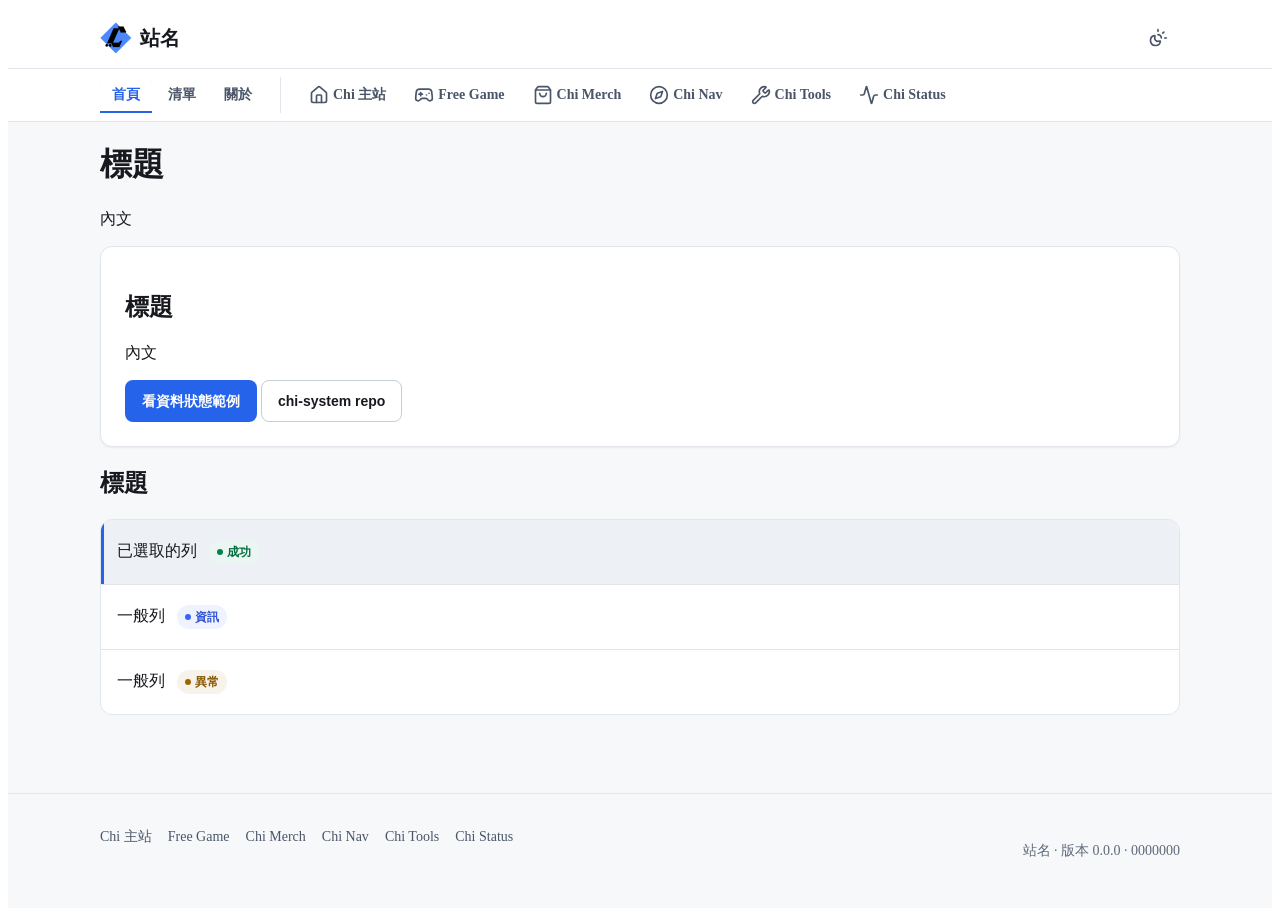
<file: template/index.html>
<!doctype html>
<!-- chi-system template/index.html — 新站起始頁（SYSTEM.md 第 15 節第 7 步）
  用法：把整個 template/ 複製為新站的起點，再依 README.md 調整。
  - 站名、站 ID、本站導覽、logo 都還是佔位值，務必換成本站的內容。
  - 共用件（theme.js、tokens.css、components.css、navigation.css、icons.svg、logo/）
    在此用 ../ 相對路徑，只供在 chi-system 內預覽；正式站改為釘版引用（見 README.md），
    不得熱連結 chi-system 的 main 分支。
  - 頁尾版本識別（.chi-footer__meta）由建置期注入，與本站 version.json 同源，不得手寫死。
  - 四種資料狀態的範例見同目錄的 states.html。
-->
<html lang="zh-Hant" data-chi-theme="light" data-chi-theme-mode="system">
<head>
  <meta charset="utf-8">
  <meta name="viewport" content="width=device-width, initial-scale=1">
  <meta name="color-scheme" content="light dark">
  <title>標題 — 站名</title>
  <script src="../theme.js"></script>
  <link rel="stylesheet" href="../tokens.css">
  <link rel="stylesheet" href="../components.css">
  <link rel="stylesheet" href="../navigation.css">
</head>
<body>
  <div class="chi-page">
    <header class="chi-header">
      <div class="chi-header__inner">
        <!-- 1. Logo + 站名，點擊回該站首頁 -->
        <a class="chi-header__brand" href="/">
          <img class="chi-header__logo chi-header__logo--light" src="../logo/chi-b.png" alt="Chi" width="32" height="32">
          <img class="chi-header__logo chi-header__logo--dark" src="../logo/chi-w.png" alt="Chi" width="32" height="32">
          <span>站名</span>
        </a>

        <!-- 2. 主題切換按鈕（三態，見 theme.js） -->
        <button class="chi-header__theme" type="button" data-chi-theme-toggle aria-label="目前色彩模式：跟隨系統，點擊切換">
          <svg class="chi-icon" aria-hidden="true"><use href="../icons.svg#sun-moon"></use></svg>
        </button>
      </div>
    </header>

    <!-- 副導覽列：導覽不進 header，放在 header 下方獨立一列（SYSTEM.md 第 8 節） -->
    <nav class="chi-subnav" aria-label="網站導覽">
      <div class="chi-subnav__inner">
        <!-- 本站導覽：目前頁加 aria-current="page" -->
        <div class="chi-subnav__group">
          <a class="chi-nav-link" href="/" aria-current="page">首頁</a>
          <a class="chi-nav-link" href="/list">清單</a>
          <a class="chi-nav-link" href="/about">關於</a>
        </div>
        <span class="chi-subnav__divider" aria-hidden="true"></span>
        <!-- CHI:SITES:NAV:START -->
        <div class="chi-subnav__group">
          <a class="chi-nav-link" data-site-id="chi" href="https://chi.qzz.io/"><svg class="chi-icon" aria-hidden="true"><use href="../icons.svg#house"></use></svg>Chi 主站</a>
          <a class="chi-nav-link" data-site-id="fg" href="https://fg.chi.qzz.io/"><svg class="chi-icon" aria-hidden="true"><use href="../icons.svg#gamepad-2"></use></svg>Free Game</a>
          <a class="chi-nav-link" data-site-id="merch" href="https://merch.chi.qzz.io/"><svg class="chi-icon" aria-hidden="true"><use href="../icons.svg#shopping-bag"></use></svg>Chi Merch</a>
          <a class="chi-nav-link" data-site-id="nav" href="https://nav.chi.qzz.io/"><svg class="chi-icon" aria-hidden="true"><use href="../icons.svg#compass"></use></svg>Chi Nav</a>
          <a class="chi-nav-link" data-site-id="h" href="https://h.chi.qzz.io/"><svg class="chi-icon" aria-hidden="true"><use href="../icons.svg#wrench"></use></svg>Chi Tools</a>
          <a class="chi-nav-link" data-site-id="status" href="https://status.chi.qzz.io/"><svg class="chi-icon" aria-hidden="true"><use href="../icons.svg#activity"></use></svg>Chi Status</a>
        </div>
        <!-- CHI:SITES:NAV:END -->
      </div>
    </nav>

    <main class="chi-main">
      <div class="chi-container">
        <h1>標題</h1>
        <p>內文</p>

        <section class="chi-card">
          <h2>標題</h2>
          <p>內文</p>
          <div>
            <a class="chi-btn chi-btn--primary" href="./states.html">看資料狀態範例</a>
            <a class="chi-btn chi-btn--secondary" href="https://github.com/47tsai/chi-system">chi-system repo</a>
          </div>
        </section>

        <section>
          <h2>標題</h2>
          <ul class="chi-list">
            <li class="chi-list__item" aria-selected="true">
              <span>已選取的列</span>
              <span class="chi-badge chi-badge--success"><span class="chi-badge__dot" aria-hidden="true"></span>成功</span>
            </li>
            <li class="chi-list__item">
              <span>一般列</span>
              <span class="chi-badge chi-badge--info"><span class="chi-badge__dot" aria-hidden="true"></span>資訊</span>
            </li>
            <li class="chi-list__item">
              <span>一般列</span>
              <span class="chi-badge chi-badge--warning"><span class="chi-badge__dot" aria-hidden="true"></span>異常</span>
            </li>
          </ul>
        </section>
      </div>
    </main>

    <footer class="chi-footer">
      <div class="chi-footer__inner">
<!-- CHI:SITES:FOOTER:START -->
        <ul class="chi-footer__sites">
          <li><a data-site-id="chi" href="https://chi.qzz.io/">Chi 主站</a></li>
          <li><a data-site-id="fg" href="https://fg.chi.qzz.io/">Free Game</a></li>
          <li><a data-site-id="merch" href="https://merch.chi.qzz.io/">Chi Merch</a></li>
          <li><a data-site-id="nav" href="https://nav.chi.qzz.io/">Chi Nav</a></li>
          <li><a data-site-id="h" href="https://h.chi.qzz.io/">Chi Tools</a></li>
          <li><a data-site-id="status" href="https://status.chi.qzz.io/">Chi Status</a></li>
        </ul>
        <!-- CHI:SITES:FOOTER:END -->
        <!-- 頁尾版本識別：由建置期注入，與本站 version.json 同源（第 13 節）。以下為佔位值。 -->
        <p class="chi-footer__meta">站名 · 版本 0.0.0 · 0000000</p>
      </div>
    </footer>
  </div>
</body>
</html>
</file>
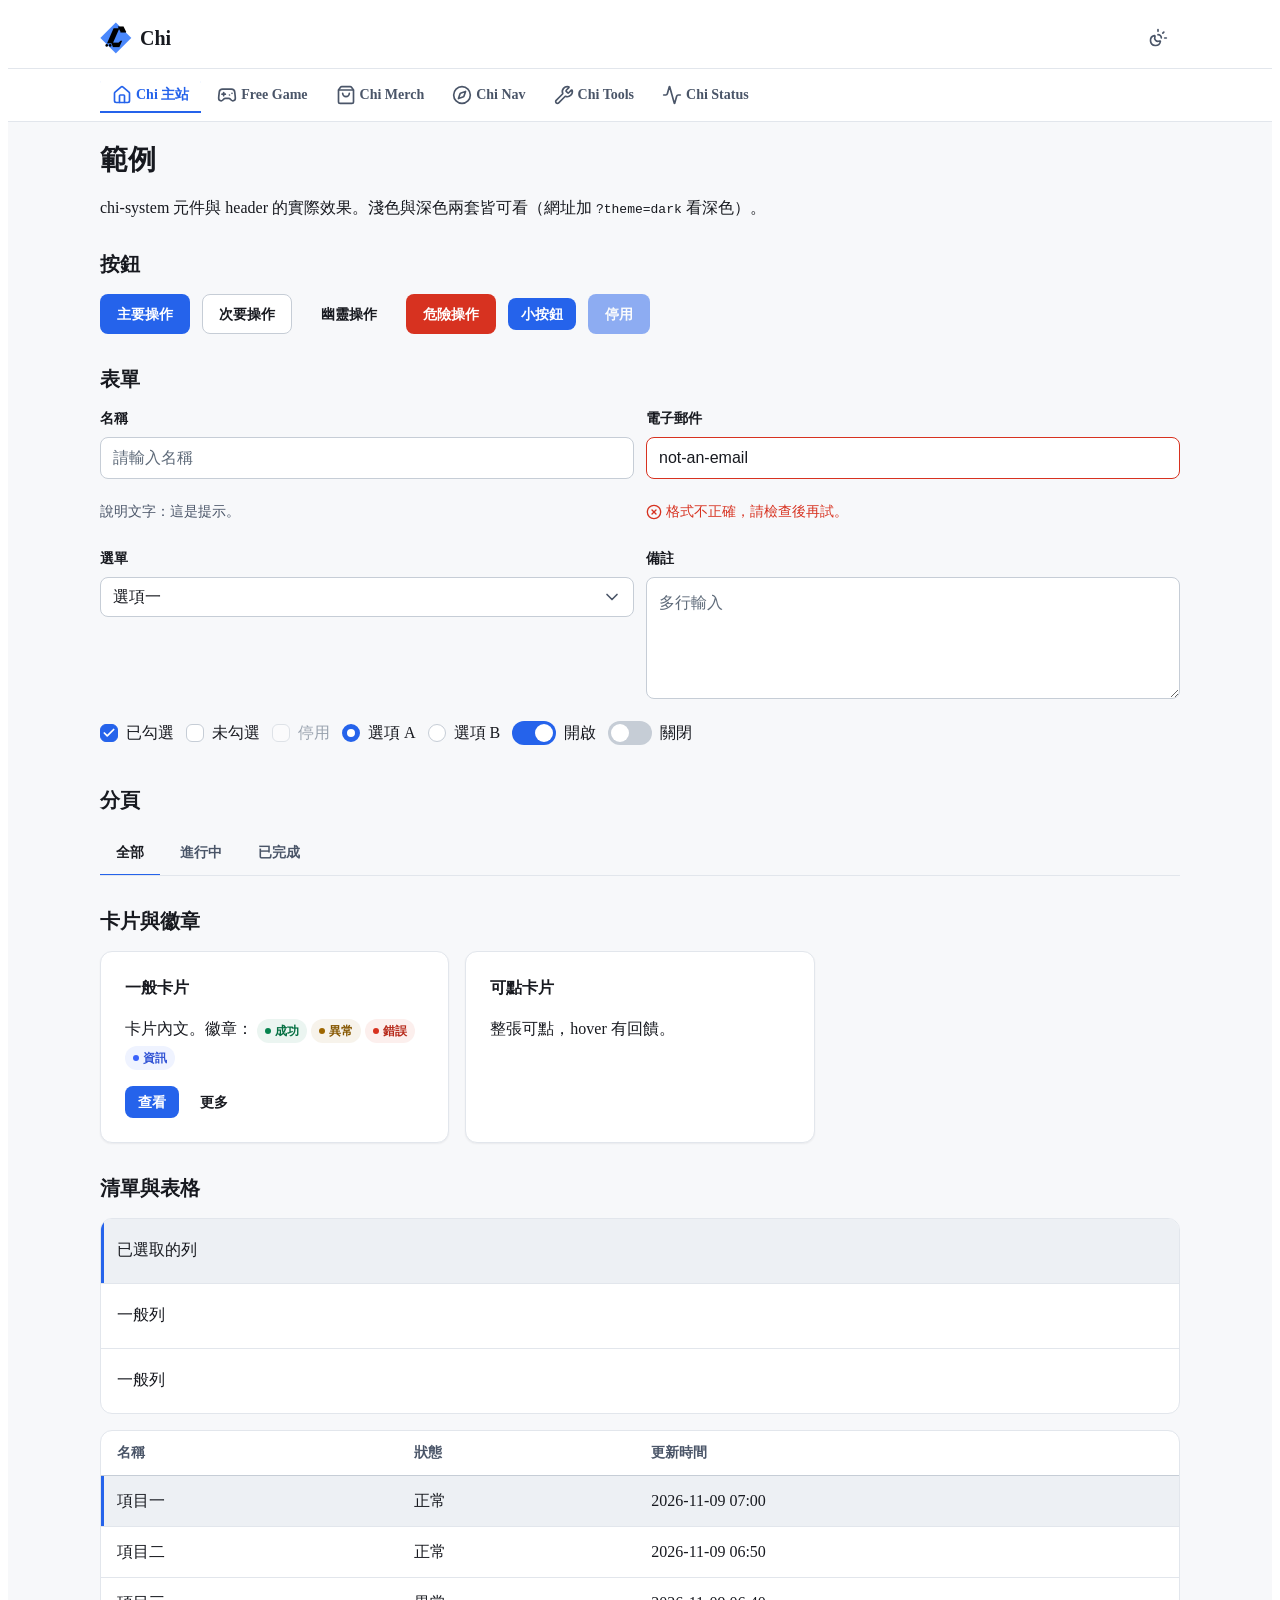
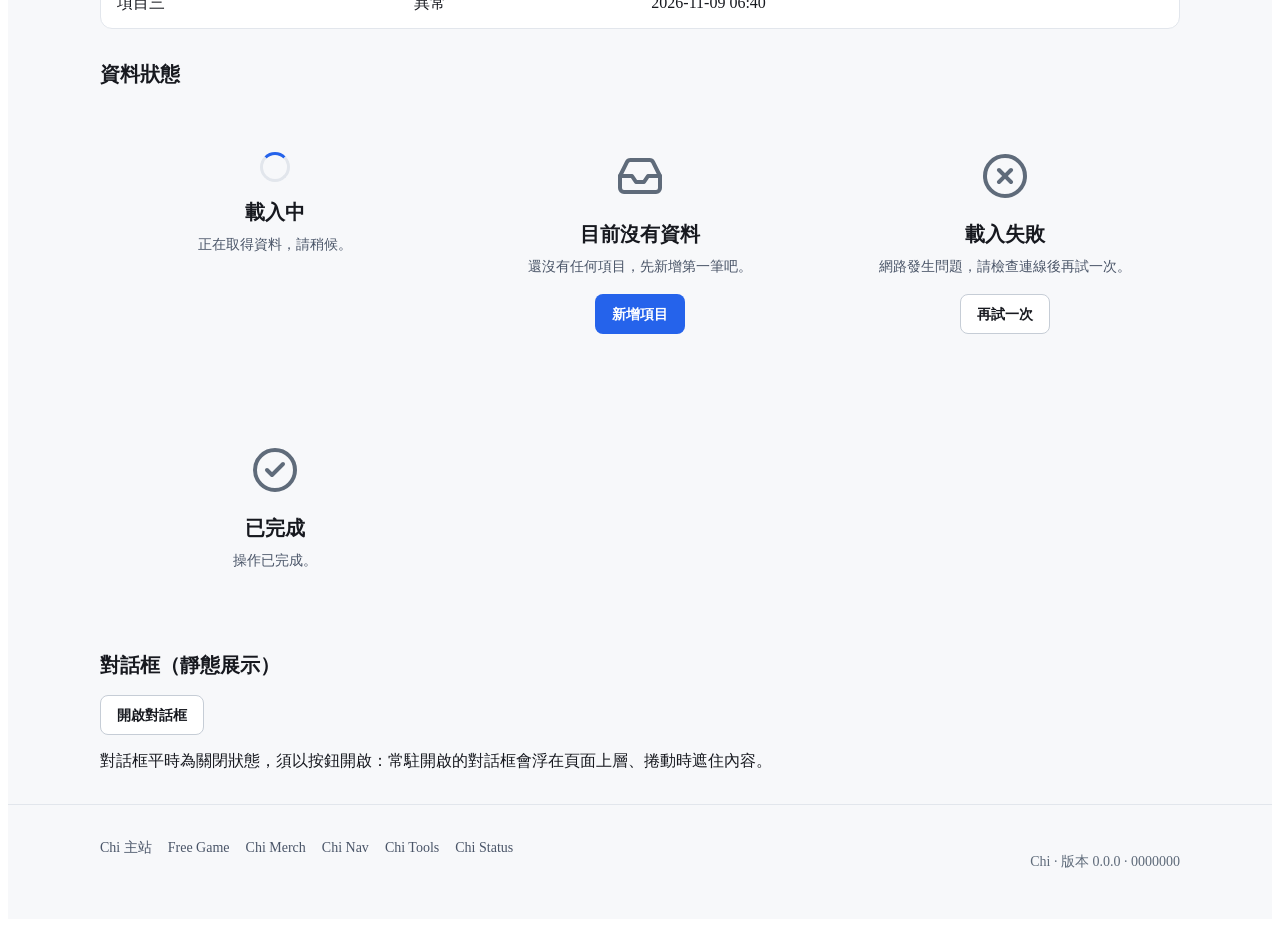
<file: example.html>
<!doctype html>
<!-- chi-system example.html — 元件與 header 範例頁（第 15 節第 6 步）
  展示 tokens.css、components.css、navigation.css、theme.js、icons.svg 與 logo 的實際效果。
  用 ?theme=dark / ?theme=light 可直接看深色／淺色（例如 example.html?theme=dark）。
  本頁是第 8 步預覽頁的前身：預覽頁完成後，本頁可併入預覽頁或保留為快速範例。
  檔案皆以相對路徑引用 repo 內的共用件，檢視時請用 GitHub Pages 或本機伺服器開啟，
  直接以 file:// 開啟時部分引用（例如 icons.svg 的 <use>）可能因瀏覽器限制無法顯示。
-->
<html lang="zh-Hant" data-chi-theme="light" data-chi-theme-mode="system">
<head>
  <meta charset="utf-8">
  <meta name="viewport" content="width=device-width, initial-scale=1">
  <meta name="color-scheme" content="light dark">
  <title>範例 — chi-system</title>
  <script>
    try {
      var q = new URLSearchParams(location.search).get('theme');
      if (q === 'dark' || q === 'light') localStorage.setItem('chi-theme-mode', q);
    } catch (e) {}
  </script>
  <script src="./theme.js"></script>
  <link rel="stylesheet" href="./tokens.css">
  <link rel="stylesheet" href="./components.css">
  <link rel="stylesheet" href="./navigation.css">
  <style>
    .demo-section { margin: 32px 0; }
    .demo-section > h2 { font-size: 20px; margin: 0 0 16px; }
    .demo-row { display: flex; flex-wrap: wrap; gap: 12px; align-items: center; margin: 12px 0; }
    .demo-grid { display: grid; grid-template-columns: repeat(auto-fill, minmax(280px, 1fr)); gap: 16px; }
  </style>
</head>
<body>
  <div class="chi-page">
    <header class="chi-header">
            <div class="chi-header__inner">
        <!-- 1. Logo + 站名，點擊回該站首頁 -->
        <a class="chi-header__brand" href="/">
          <img class="chi-header__logo chi-header__logo--light" src="./logo/chi-b.png" alt="Chi" width="32" height="32">
          <img class="chi-header__logo chi-header__logo--dark" src="./logo/chi-w.png" alt="Chi" width="32" height="32">
          <span>Chi</span>
        </a>

        <!-- 2. 主題切換按鈕（三態，見 theme.js） -->
        <button class="chi-header__theme" type="button" data-chi-theme-toggle aria-label="目前色彩模式：跟隨系統，點擊切換">
          <svg class="chi-icon" aria-hidden="true"><use href="./icons.svg#sun-moon"></use></svg>
        </button>
      </div>
    </header>

    <!-- 副導覽列：本站導覽＋跨站導覽（由 sites.json 產生）。沒有導覽的站省略整段。 -->
    <nav class="chi-subnav" aria-label="網站導覽">
      <div class="chi-subnav__inner">
        <div class="chi-subnav__group">
          <a class="chi-nav-link" data-site-id="chi" href="https://chi.qzz.io/" aria-current="page"><svg class="chi-icon" aria-hidden="true"><use href="./icons.svg#house"></use></svg>Chi 主站</a>
          <a class="chi-nav-link" data-site-id="fg" href="https://fg.chi.qzz.io/"><svg class="chi-icon" aria-hidden="true"><use href="./icons.svg#gamepad-2"></use></svg>Free Game</a>
          <a class="chi-nav-link" data-site-id="merch" href="https://merch.chi.qzz.io/"><svg class="chi-icon" aria-hidden="true"><use href="./icons.svg#shopping-bag"></use></svg>Chi Merch</a>
          <a class="chi-nav-link" data-site-id="nav" href="https://nav.chi.qzz.io/"><svg class="chi-icon" aria-hidden="true"><use href="./icons.svg#compass"></use></svg>Chi Nav</a>
          <a class="chi-nav-link" data-site-id="h" href="https://h.chi.qzz.io/"><svg class="chi-icon" aria-hidden="true"><use href="./icons.svg#wrench"></use></svg>Chi Tools</a>
          <a class="chi-nav-link" data-site-id="status" href="https://status.chi.qzz.io/"><svg class="chi-icon" aria-hidden="true"><use href="./icons.svg#activity"></use></svg>Chi Status</a>
        </div>
      </div>
    </nav>

    <main class="chi-main">
      <div class="chi-container">
        <h1 style="font-size:28px">範例</h1>
        <p>chi-system 元件與 header 的實際效果。淺色與深色兩套皆可看（網址加 <code>?theme=dark</code> 看深色）。</p>

        <section class="demo-section">
          <h2>按鈕</h2>
          <div class="demo-row">
            <button class="chi-btn chi-btn--primary" type="button">主要操作</button>
            <button class="chi-btn chi-btn--secondary" type="button">次要操作</button>
            <button class="chi-btn chi-btn--ghost" type="button">幽靈操作</button>
            <button class="chi-btn chi-btn--danger" type="button">危險操作</button>
            <button class="chi-btn chi-btn--primary chi-btn--sm" type="button">小按鈕</button>
            <button class="chi-btn chi-btn--primary" type="button" disabled>停用</button>
          </div>
        </section>

        <section class="demo-section">
          <h2>表單</h2>
          <div class="demo-row" style="align-items:flex-start">
            <div class="chi-field" style="flex:1;min-width:220px">
              <label class="chi-field__label" for="f-name">名稱</label>
              <input class="chi-input" id="f-name" type="text" placeholder="請輸入名稱">
              <p class="chi-field__hint">說明文字：這是提示。</p>
            </div>
            <div class="chi-field chi-field--error" style="flex:1;min-width:220px">
              <label class="chi-field__label" for="f-mail">電子郵件</label>
              <input class="chi-input" id="f-mail" type="email" value="not-an-email">
              <p class="chi-field__error"><svg class="chi-icon chi-icon--sm" aria-hidden="true"><use href="./icons.svg#circle-x"></use></svg>格式不正確，請檢查後再試。</p>
            </div>
          </div>
          <div class="demo-row" style="align-items:flex-start">
            <div class="chi-field" style="flex:1;min-width:220px">
              <label class="chi-field__label" for="f-sel">選單</label>
              <div class="chi-select-wrap">
                <select class="chi-select" id="f-sel">
                  <option>選項一</option>
                  <option>選項二</option>
                  <option>選項三</option>
                </select>
                <svg class="chi-icon" aria-hidden="true"><use href="./icons.svg#chevron-down"></use></svg>
              </div>
            </div>
            <div class="chi-field" style="flex:1;min-width:220px">
              <label class="chi-field__label" for="f-note">備註</label>
              <textarea class="chi-textarea" id="f-note" placeholder="多行輸入"></textarea>
            </div>
          </div>
          <div class="demo-row">
            <label class="chi-check"><input class="chi-check__input" type="checkbox" checked>已勾選</label>
            <label class="chi-check"><input class="chi-check__input" type="checkbox">未勾選</label>
            <label class="chi-check"><input class="chi-check__input" type="checkbox" disabled>停用</label>
            <label class="chi-radio"><input class="chi-radio__input" type="radio" name="r" checked>選項 A</label>
            <label class="chi-radio"><input class="chi-radio__input" type="radio" name="r">選項 B</label>
            <label class="chi-switch"><input class="chi-switch__input" type="checkbox" checked>開啟</label>
            <label class="chi-switch"><input class="chi-switch__input" type="checkbox">關閉</label>
          </div>
        </section>

        <section class="demo-section">
          <h2>分頁</h2>
          <div class="chi-tabs" role="tablist">
            <button class="chi-tab" role="tab" aria-selected="true" type="button">全部</button>
            <button class="chi-tab" role="tab" aria-selected="false" type="button">進行中</button>
            <button class="chi-tab" role="tab" aria-selected="false" type="button">已完成</button>
          </div>
        </section>

        <section class="demo-section">
          <h2>卡片與徽章</h2>
          <div class="demo-grid">
            <article class="chi-card">
              <h3 class="chi-card__title">一般卡片</h3>
              <p class="chi-card__body">卡片內文。徽章：
                <span class="chi-badge chi-badge--success"><span class="chi-badge__dot"></span>成功</span>
                <span class="chi-badge chi-badge--warning"><span class="chi-badge__dot"></span>異常</span>
                <span class="chi-badge chi-badge--danger"><span class="chi-badge__dot"></span>錯誤</span>
                <span class="chi-badge chi-badge--info"><span class="chi-badge__dot"></span>資訊</span>
              </p>
              <div class="chi-card__actions">
                <button class="chi-btn chi-btn--primary chi-btn--sm" type="button">查看</button>
                <button class="chi-btn chi-btn--ghost chi-btn--sm" type="button">更多</button>
              </div>
            </article>
            <a class="chi-card chi-card--clickable" href="#">
              <h3 class="chi-card__title">可點卡片</h3>
              <p class="chi-card__body">整張可點，hover 有回饋。</p>
            </a>
          </div>
        </section>

        <section class="demo-section">
          <h2>清單與表格</h2>
          <ul class="chi-list">
            <li class="chi-list__item" aria-selected="true">已選取的列</li>
            <li class="chi-list__item">一般列</li>
            <li class="chi-list__item">一般列</li>
          </ul>
          <div class="chi-table-wrap" style="margin-top:16px">
            <table class="chi-table">
              <thead><tr><th>名稱</th><th>狀態</th><th>更新時間</th></tr></thead>
              <tbody>
                <tr aria-selected="true"><td>項目一</td><td>正常</td><td>2026-11-09 07:00</td></tr>
                <tr><td>項目二</td><td>正常</td><td>2026-11-09 06:50</td></tr>
                <tr><td>項目三</td><td>異常</td><td>2026-11-09 06:40</td></tr>
              </tbody>
            </table>
          </div>
        </section>

        <section class="demo-section">
          <h2>資料狀態</h2>
          <div class="demo-grid">
            <div class="chi-state">
              <div class="chi-spinner" role="status" aria-label="載入中" style="margin:0 auto 16px"></div>
              <h3 class="chi-state__title">載入中</h3>
              <p class="chi-state__desc">正在取得資料，請稍候。</p>
            </div>
            <div class="chi-state">
              <svg class="chi-state__icon" aria-hidden="true"><use href="./icons.svg#inbox"></use></svg>
              <h3 class="chi-state__title">目前沒有資料</h3>
              <p class="chi-state__desc">還沒有任何項目，先新增第一筆吧。</p>
              <div class="chi-state__action"><button class="chi-btn chi-btn--primary" type="button">新增項目</button></div>
            </div>
            <div class="chi-state">
              <svg class="chi-state__icon" aria-hidden="true"><use href="./icons.svg#circle-x"></use></svg>
              <h3 class="chi-state__title">載入失敗</h3>
              <p class="chi-state__desc">網路發生問題，請檢查連線後再試一次。</p>
              <div class="chi-state__action"><button class="chi-btn chi-btn--secondary" type="button">再試一次</button></div>
            </div>
            <div class="chi-state">
              <svg class="chi-state__icon" aria-hidden="true"><use href="./icons.svg#circle-check"></use></svg>
              <h3 class="chi-state__title">已完成</h3>
              <p class="chi-state__desc">操作已完成。</p>
            </div>
          </div>
        </section>

        <section class="demo-section">
          <h2>對話框（靜態展示）</h2>
          <p><button class="chi-btn chi-btn--secondary" type="button" data-open-dialog="example-dialog">開啟對話框</button></p>
          <dialog class="chi-dialog" id="example-dialog">
            <h3 class="chi-dialog__title">確認刪除</h3>
            <p class="chi-dialog__body">確定要刪除這個項目嗎？這個操作無法復原。</p>
            <div class="chi-dialog__actions">
              <button class="chi-btn chi-btn--ghost" type="button" data-close-dialog>取消</button>
              <button class="chi-btn chi-btn--danger" type="button" data-close-dialog>刪除</button>
            </div>
          </dialog>
          <p>對話框平時為關閉狀態，須以按鈕開啟：常駐開啟的對話框會浮在頁面上層、捲動時遮住內容。</p>
        </section>
      </div>
    </main>

    <footer class="chi-footer">
      <div class="chi-footer__inner">
        <ul class="chi-footer__sites">
          <li><a data-site-id="chi" href="https://chi.qzz.io/">Chi 主站</a></li>
          <li><a data-site-id="fg" href="https://fg.chi.qzz.io/">Free Game</a></li>
          <li><a data-site-id="merch" href="https://merch.chi.qzz.io/">Chi Merch</a></li>
          <li><a data-site-id="nav" href="https://nav.chi.qzz.io/">Chi Nav</a></li>
          <li><a data-site-id="h" href="https://h.chi.qzz.io/">Chi Tools</a></li>
          <li><a data-site-id="status" href="https://status.chi.qzz.io/">Chi Status</a></li>
        </ul>
        <p class="chi-footer__meta">Chi · 版本 0.0.0 · 0000000</p>
      </div>
    </footer>
  </div>

  <!-- 本頁專用的演示 script：對話框開關。 -->
  <script>
    (function () {
      document.querySelectorAll('[data-open-dialog]').forEach(function (btn) {
        btn.addEventListener('click', function () {
          var dlg = document.getElementById(btn.getAttribute('data-open-dialog'));
          if (dlg && dlg.showModal) dlg.showModal();
        });
      });
      document.querySelectorAll('[data-close-dialog]').forEach(function (btn) {
        btn.addEventListener('click', function () {
          var dlg = btn.closest('dialog');
          if (dlg) dlg.close();
        });
      });
    })();
  </script>
</body>
</html>
</file>
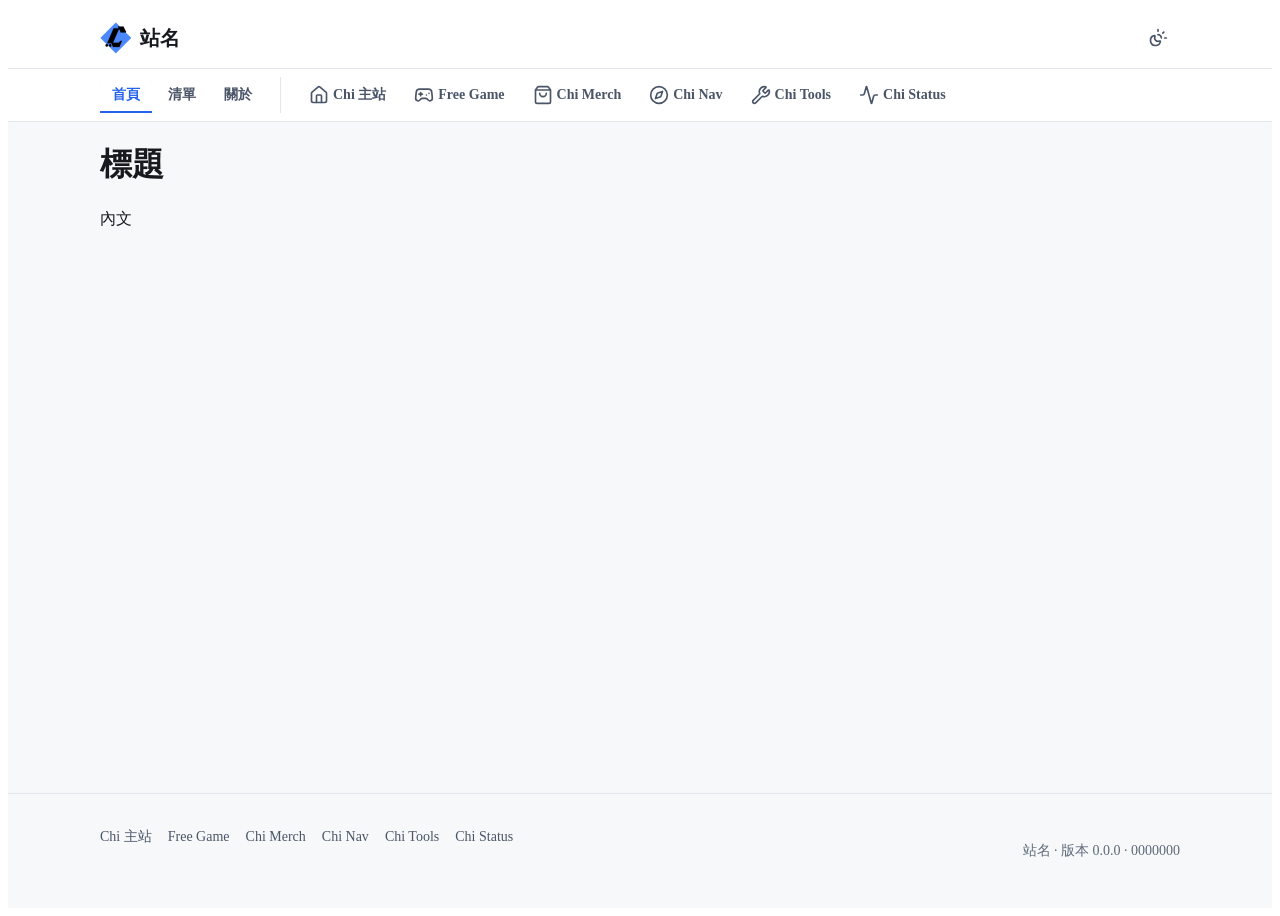
<file: header.html>
<!doctype html>
<!-- chi-system header.html — Header 模板（SYSTEM.md 第 8 節、第 15 節第 6 步）
  用法：各站複製此檔為本站頁面的起點，再依本站調整。
  - 把 <title>、站名、本站導覽連結換成你站的內容；跨站導覽（副導覽列的跨站組）
    與頁尾站點清單一律由 sites.json 產生（scripts/generate-navigation.mjs），
    不得手寫站點 URL 清單。
  - logo 檔名依站點 ID（見 logo/README.md）；淺色用黑 C（-b.png）、深色用白 C（-w.png），
    兩張圖都放，由 navigation.css 依 data-chi-theme 切換。
  - theme.js 必須同步放在 <head>、樣式表之前，才能防閃爍；以下 href 皆為相對路徑示意，
    正式站請改為釘版的 chi-system 引用（第 13 節）。
  - 頁尾版本識別（.chi-footer__meta）由本站部署產物 version.json 注入，見第 13 節。
-->
<html lang="zh-Hant" data-chi-theme="light" data-chi-theme-mode="system">
<head>
  <meta charset="utf-8">
  <meta name="viewport" content="width=device-width, initial-scale=1">
  <meta name="color-scheme" content="light dark">
  <title>標題 — 站名</title>
  <script src="./theme.js"></script>
  <link rel="stylesheet" href="./tokens.css">
  <link rel="stylesheet" href="./components.css">
  <link rel="stylesheet" href="./navigation.css">
</head>
<body>
  <div class="chi-page">
    <header class="chi-header">
      <div class="chi-header__inner">
        <!-- 1. Logo + 站名，點擊回該站首頁 -->
        <a class="chi-header__brand" href="/">
          <img class="chi-header__logo chi-header__logo--light" src="./logo/chi-b.png" alt="Chi" width="32" height="32">
          <img class="chi-header__logo chi-header__logo--dark" src="./logo/chi-w.png" alt="Chi" width="32" height="32">
          <span>站名</span>
        </a>

        <!-- 2. 主題切換按鈕（三態，見 theme.js） -->
        <button class="chi-header__theme" type="button" data-chi-theme-toggle aria-label="目前色彩模式：跟隨系統，點擊切換">
          <svg class="chi-icon" aria-hidden="true"><use href="./icons.svg#sun-moon"></use></svg>
        </button>
      </div>
    </header>

    <!-- 副導覽列：導覽不進 header，放在 header 下方獨立一列（SYSTEM.md 第 8 節） -->
    <nav class="chi-subnav" aria-label="網站導覽">
      <div class="chi-subnav__inner">
        <!-- 本站導覽：目前頁加 aria-current="page" -->
        <div class="chi-subnav__group">
          <a class="chi-nav-link" href="/" aria-current="page">首頁</a>
          <a class="chi-nav-link" href="/list">清單</a>
          <a class="chi-nav-link" href="/about">關於</a>
        </div>
        <span class="chi-subnav__divider" aria-hidden="true"></span>
        <!-- CHI:SITES:NAV:START -->
        <div class="chi-subnav__group">
          <a class="chi-nav-link" data-site-id="chi" href="https://chi.qzz.io/"><svg class="chi-icon" aria-hidden="true"><use href="./icons.svg#house"></use></svg>Chi 主站</a>
          <a class="chi-nav-link" data-site-id="fg" href="https://fg.chi.qzz.io/"><svg class="chi-icon" aria-hidden="true"><use href="./icons.svg#gamepad-2"></use></svg>Free Game</a>
          <a class="chi-nav-link" data-site-id="merch" href="https://merch.chi.qzz.io/"><svg class="chi-icon" aria-hidden="true"><use href="./icons.svg#shopping-bag"></use></svg>Chi Merch</a>
          <a class="chi-nav-link" data-site-id="nav" href="https://nav.chi.qzz.io/"><svg class="chi-icon" aria-hidden="true"><use href="./icons.svg#compass"></use></svg>Chi Nav</a>
          <a class="chi-nav-link" data-site-id="h" href="https://h.chi.qzz.io/"><svg class="chi-icon" aria-hidden="true"><use href="./icons.svg#wrench"></use></svg>Chi Tools</a>
          <a class="chi-nav-link" data-site-id="status" href="https://status.chi.qzz.io/"><svg class="chi-icon" aria-hidden="true"><use href="./icons.svg#activity"></use></svg>Chi Status</a>
        </div>
        <!-- CHI:SITES:NAV:END -->
      </div>
    </nav>

    <main class="chi-main">
      <div class="chi-container">
        <!-- 頁面內容 -->
        <h1>標題</h1>
        <p>內文</p>
      </div>
    </main>

    <footer class="chi-footer">
      <div class="chi-footer__inner">
<!-- CHI:SITES:FOOTER:START -->
        <ul class="chi-footer__sites">
          <li><a data-site-id="chi" href="https://chi.qzz.io/">Chi 主站</a></li>
          <li><a data-site-id="fg" href="https://fg.chi.qzz.io/">Free Game</a></li>
          <li><a data-site-id="merch" href="https://merch.chi.qzz.io/">Chi Merch</a></li>
          <li><a data-site-id="nav" href="https://nav.chi.qzz.io/">Chi Nav</a></li>
          <li><a data-site-id="h" href="https://h.chi.qzz.io/">Chi Tools</a></li>
          <li><a data-site-id="status" href="https://status.chi.qzz.io/">Chi Status</a></li>
        </ul>
        <!-- CHI:SITES:FOOTER:END -->
        <p class="chi-footer__meta">站名 · 版本 0.0.0 · 0000000</p>
      </div>
    </footer>
  </div>
</body>
</html>
</file>
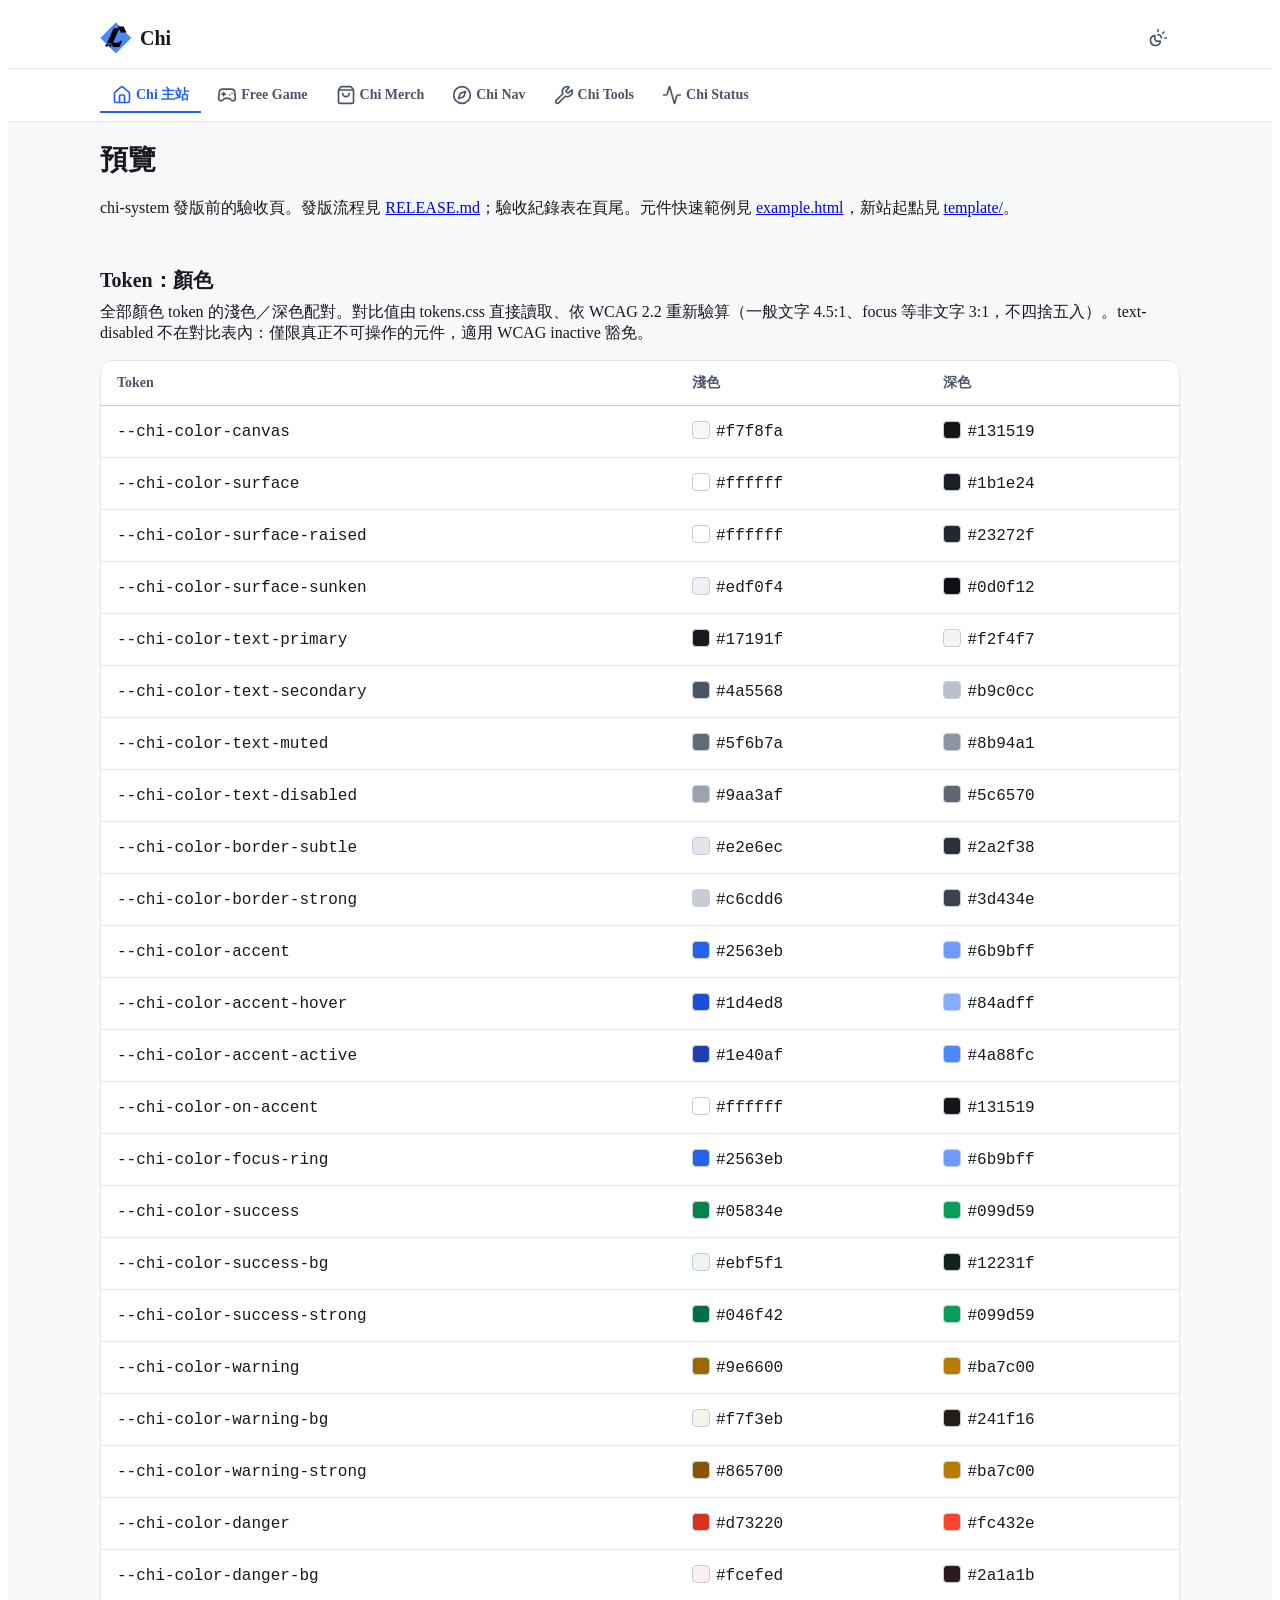
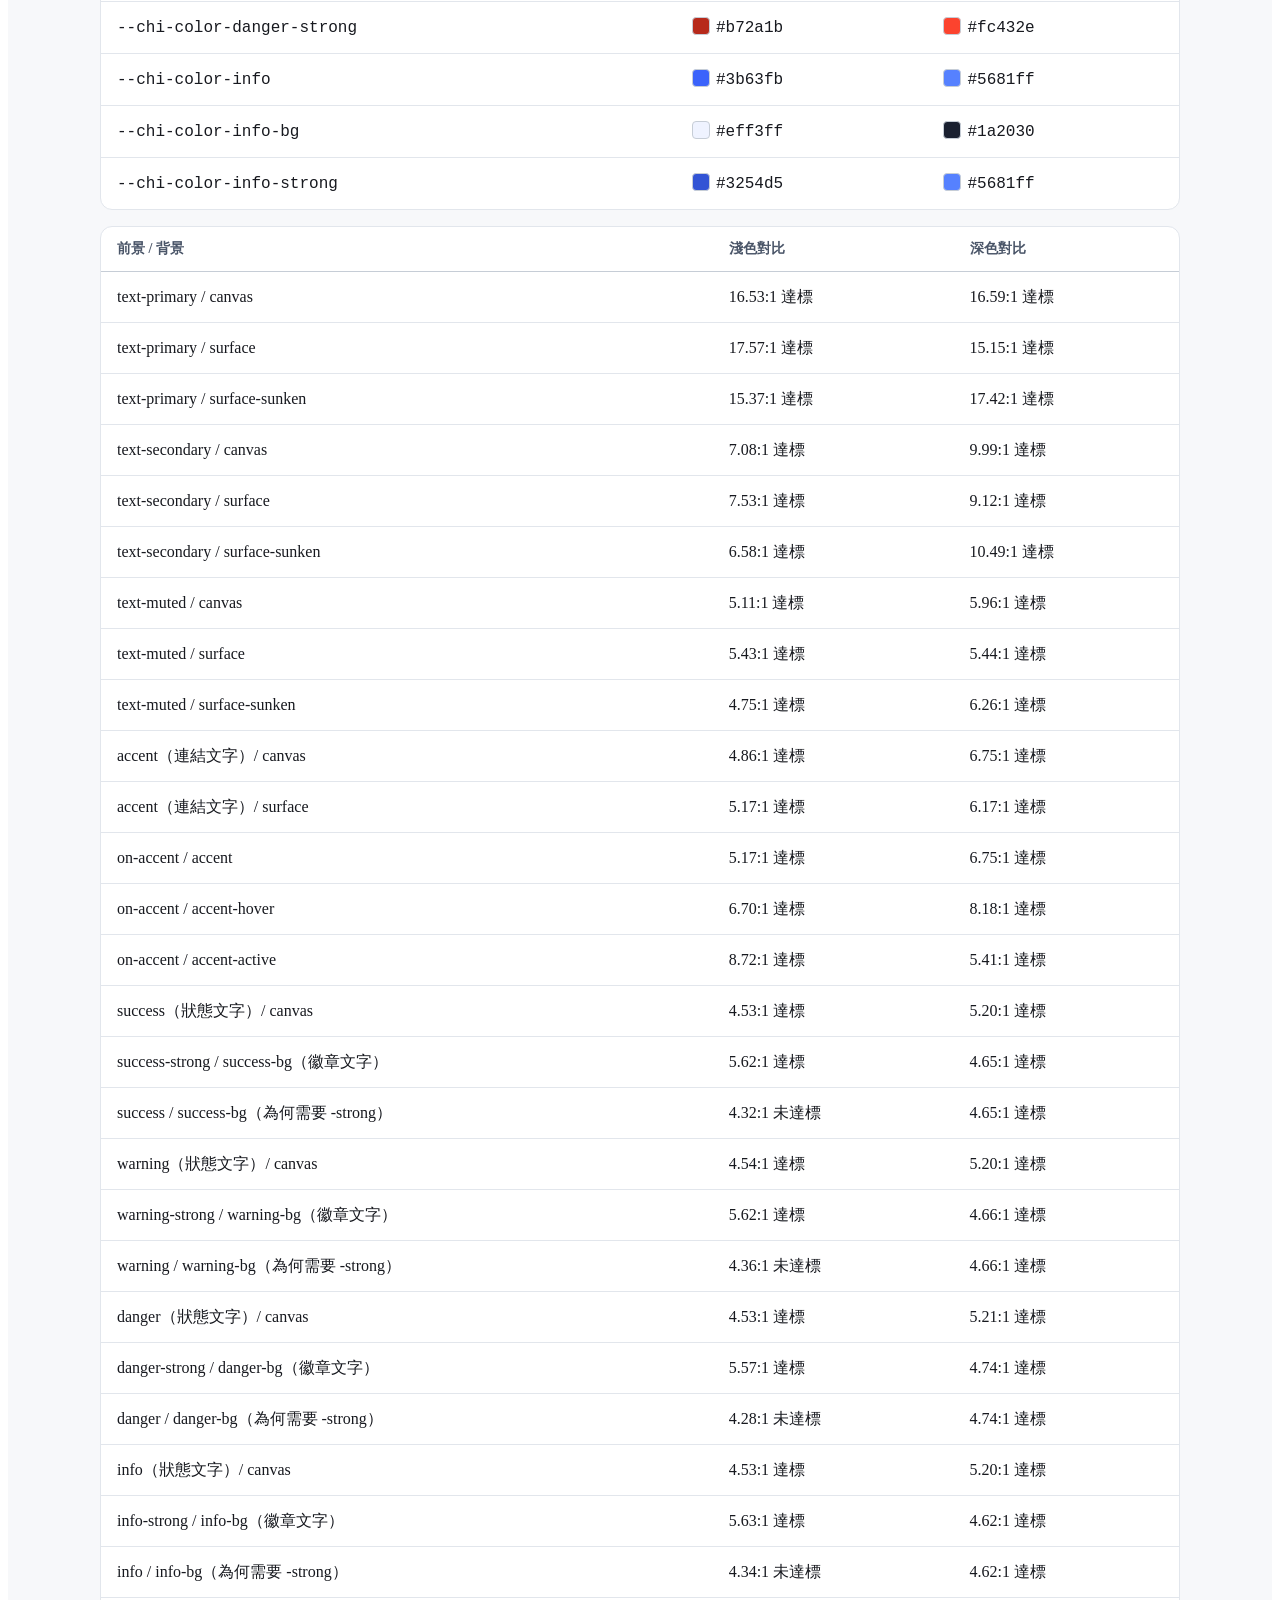
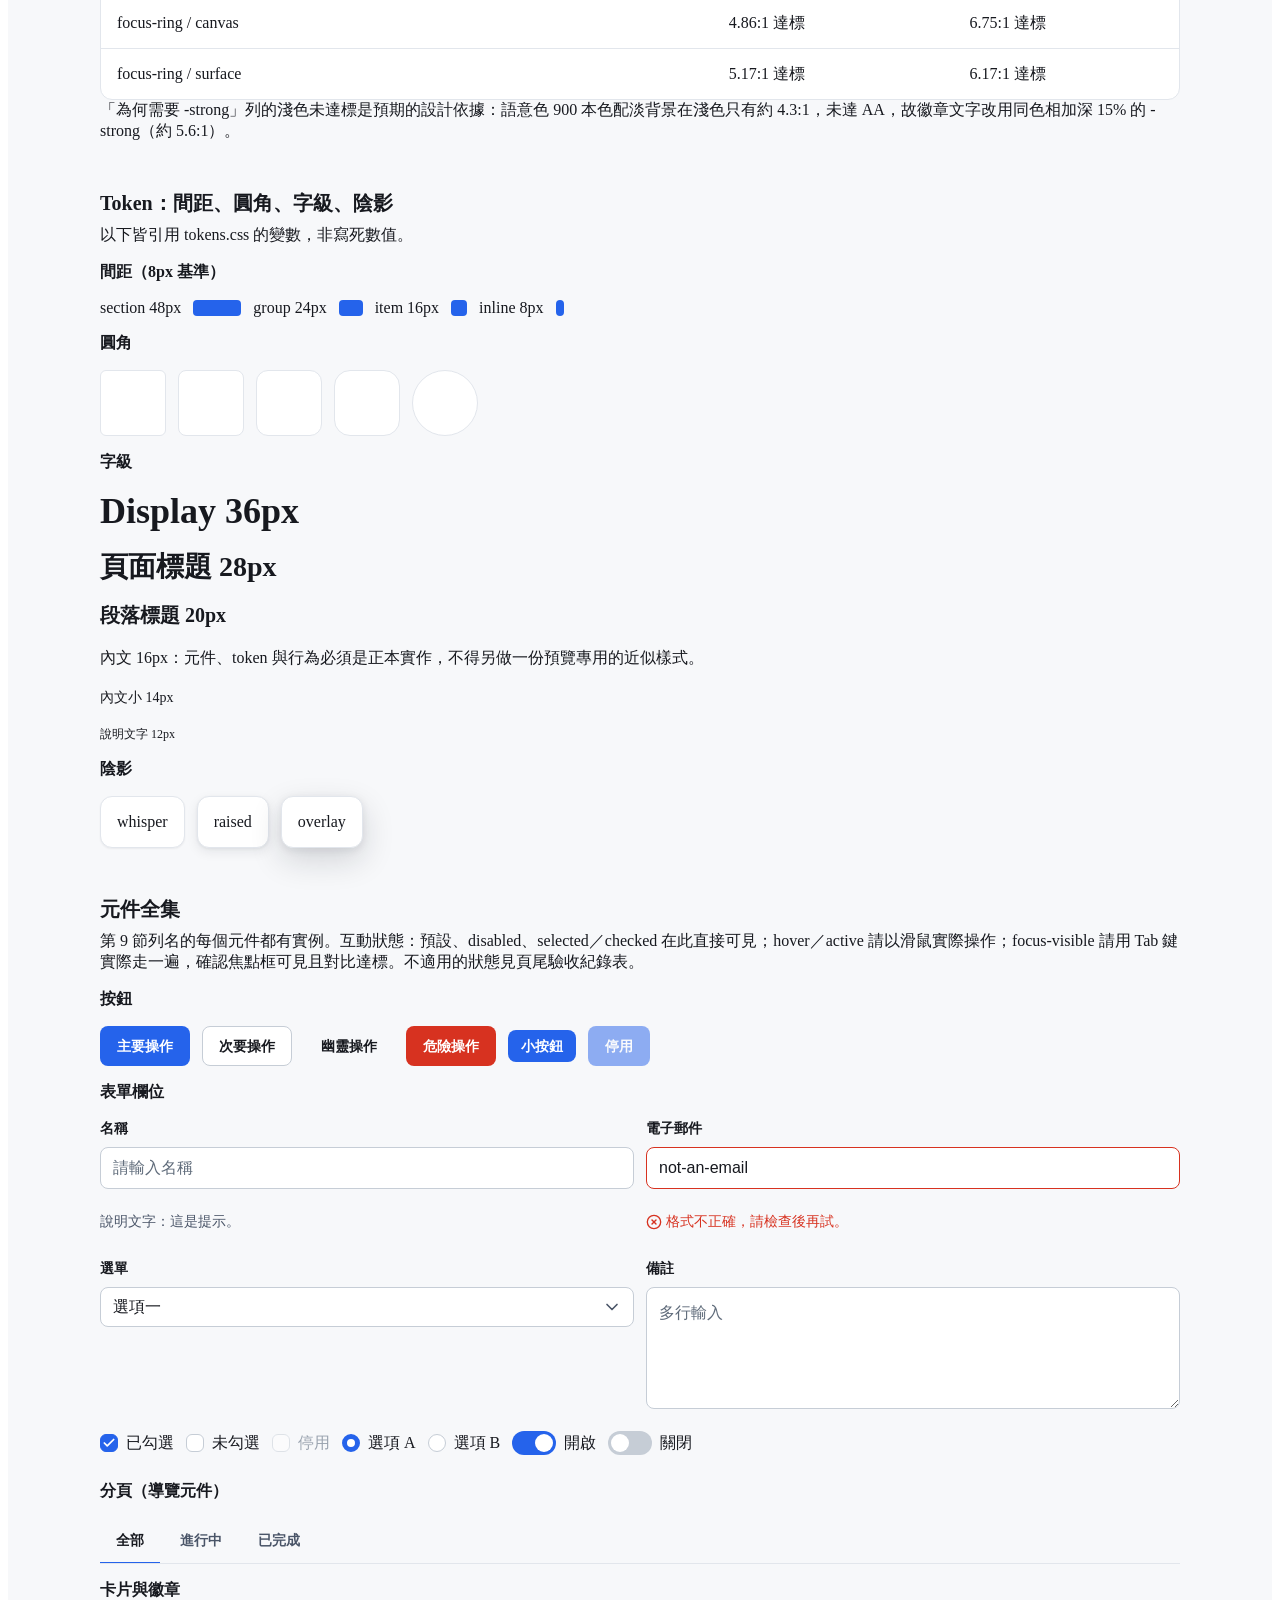
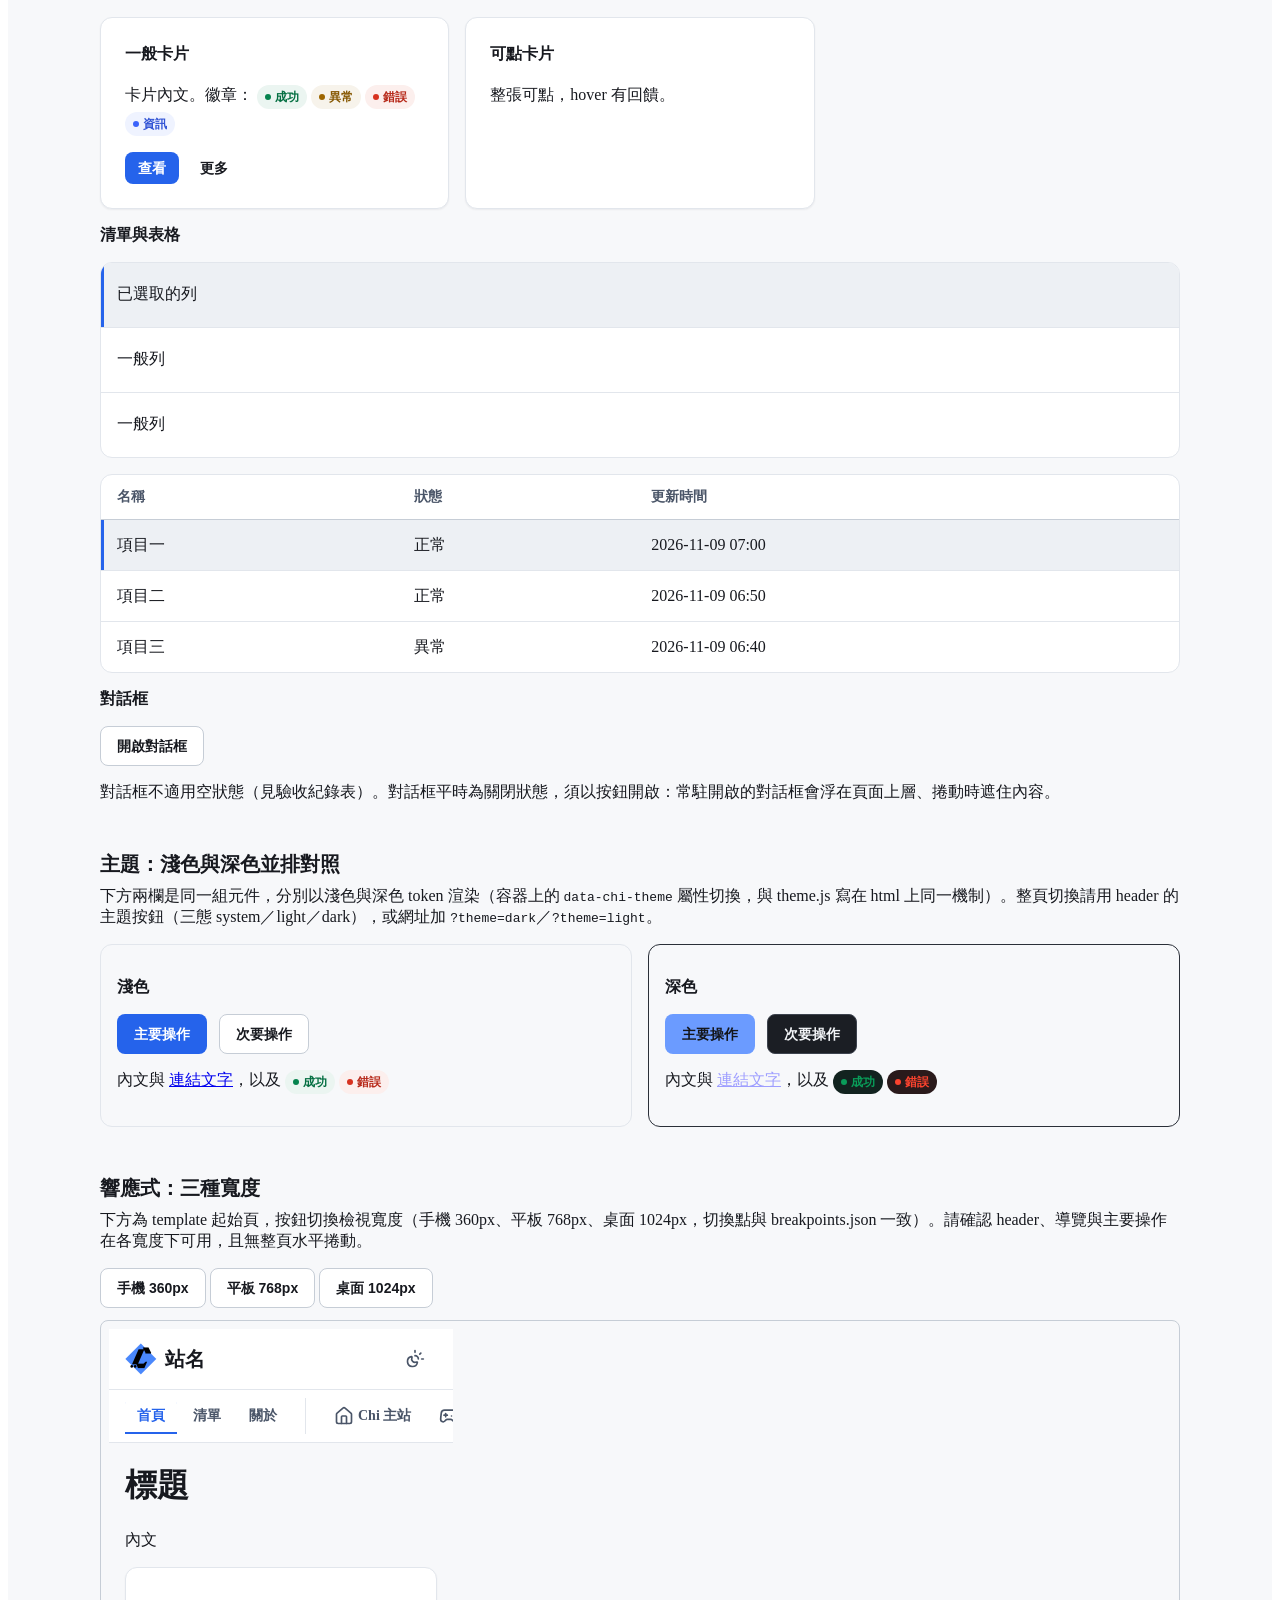
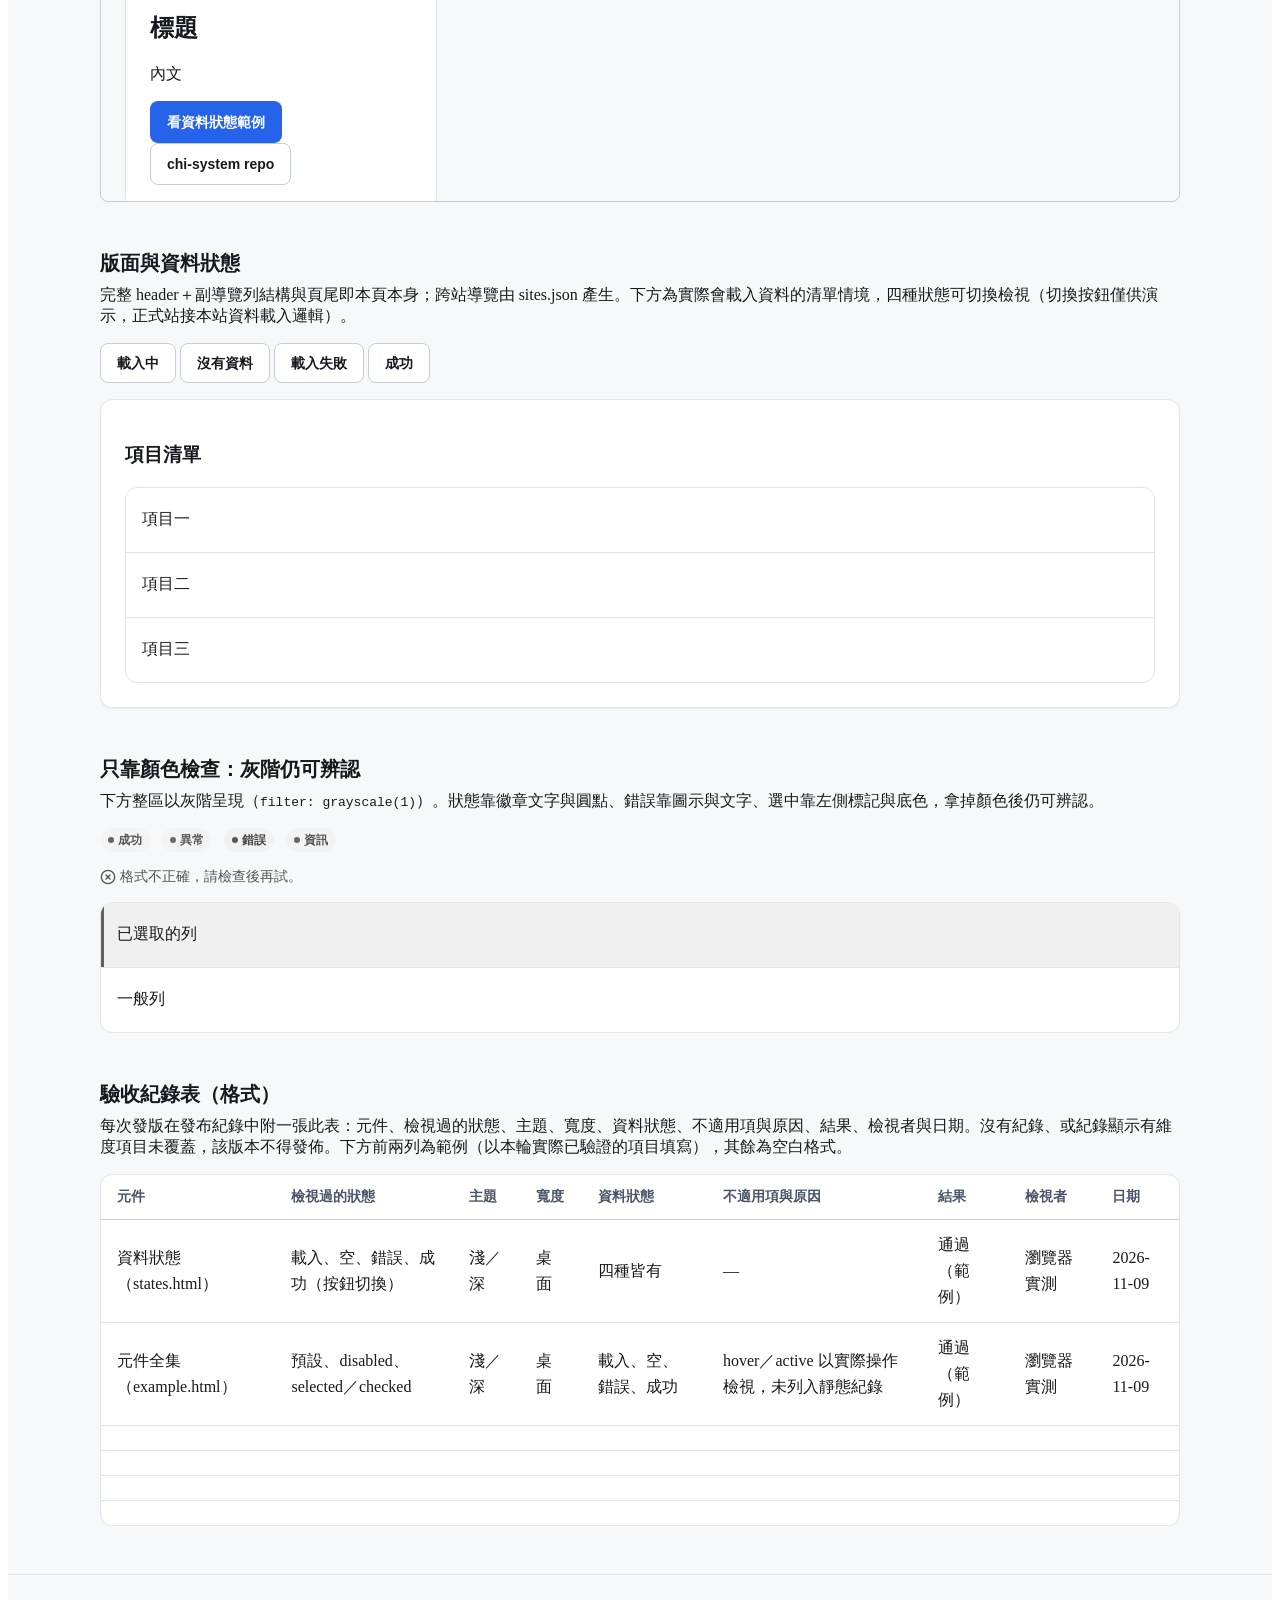
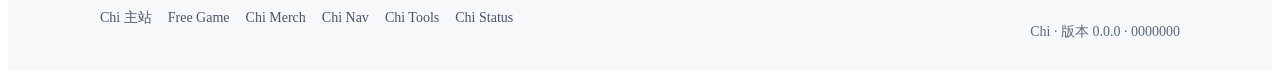
<file: preview.html>
<!doctype html>
<!-- chi-system preview.html — 預覽頁（SYSTEM.md 第 13 節、第 15 節第 8 步）
  發版門檻：每次發版前在此驗收；預覽頁未達第 13 節維度覆蓋要求，該版本不得發佈。
  驗收原則是每個維度完整覆蓋，不是笛卡兒積全組合；每個元件只驗它實際適用的狀態，
  不適用的組合在頁尾驗收紀錄表註明「不適用」及原因。
  本頁用正本實作（tokens.css、components.css、navigation.css、theme.js、icons.svg），
  資料為假資料；不得另做一份「預覽專用」的近似樣式。
  互動狀態說明：hover／active 以實際滑鼠操作檢視；focus-visible 請用 Tab 鍵實際走一遍，
  不得只看靜態截圖示意。淺深並排對照見「主題」一節。
-->
<html lang="zh-Hant" data-chi-theme="light" data-chi-theme-mode="system">
<head>
  <meta charset="utf-8">
  <meta name="viewport" content="width=device-width, initial-scale=1">
  <meta name="color-scheme" content="light dark">
  <title>預覽 — chi-system</title>
  <script>
    try {
      var q = new URLSearchParams(location.search).get('theme');
      if (q === 'dark' || q === 'light') localStorage.setItem('chi-theme-mode', q);
    } catch (e) {}
  </script>
  <script src="./theme.js"></script>
  <link rel="stylesheet" href="./tokens.css">
  <link rel="stylesheet" href="./components.css">
  <link rel="stylesheet" href="./navigation.css">
  <style>
    /* 以下只供本頁使用，不進共用 CSS */
    .preview-section { margin: 48px 0; }
    .preview-section > h2 { font-size: 20px; margin: 0 0 8px; }
    .preview-section > p { margin: 0 0 16px; }
    .preview-row { display: flex; flex-wrap: wrap; gap: 12px; align-items: center; margin: 12px 0; }
    .preview-grid { display: grid; grid-template-columns: repeat(auto-fill, minmax(280px, 1fr)); gap: 16px; }
    .preview-swatch { display: inline-block; width: 16px; height: 16px; border: 1px solid var(--chi-color-border-strong); border-radius: 4px; vertical-align: -3px; margin-right: 6px; }
    .preview-duo { display: grid; grid-template-columns: repeat(auto-fit, minmax(280px, 1fr)); gap: 16px; }
    .preview-theme-box { border: 1px solid var(--chi-color-border-subtle); border-radius: 12px; padding: 16px; }
    .preview-grayscale { filter: grayscale(1); }
    .preview-width-frame { border: 1px solid var(--chi-color-border-strong); border-radius: 8px; overflow: hidden; margin: 12px 0; }
    .preview-width-frame iframe { display: block; border: 0; height: 480px; }
    .preview-bar { height: 16px; background: var(--chi-color-accent); border-radius: 4px; }
    .preview-shadow-box { background: var(--chi-color-surface); border: 1px solid var(--chi-color-border-subtle); border-radius: 12px; padding: 16px; }
  </style>
</head>
<body>
  <div class="chi-page">
    <header class="chi-header">
            <div class="chi-header__inner">
        <!-- 1. Logo + 站名，點擊回該站首頁 -->
        <a class="chi-header__brand" href="/">
          <img class="chi-header__logo chi-header__logo--light" src="./logo/chi-b.png" alt="Chi" width="32" height="32">
          <img class="chi-header__logo chi-header__logo--dark" src="./logo/chi-w.png" alt="Chi" width="32" height="32">
          <span>Chi</span>
        </a>

        <!-- 2. 主題切換按鈕（三態，見 theme.js） -->
        <button class="chi-header__theme" type="button" data-chi-theme-toggle aria-label="目前色彩模式：跟隨系統，點擊切換">
          <svg class="chi-icon" aria-hidden="true"><use href="./icons.svg#sun-moon"></use></svg>
        </button>
      </div>
    </header>

    <!-- 副導覽列：本站導覽＋跨站導覽（由 sites.json 產生）。沒有導覽的站省略整段。 -->
    <nav class="chi-subnav" aria-label="網站導覽">
      <div class="chi-subnav__inner">
        <div class="chi-subnav__group">
          <a class="chi-nav-link" data-site-id="chi" href="https://chi.qzz.io/" aria-current="page"><svg class="chi-icon" aria-hidden="true"><use href="./icons.svg#house"></use></svg>Chi 主站</a>
          <a class="chi-nav-link" data-site-id="fg" href="https://fg.chi.qzz.io/"><svg class="chi-icon" aria-hidden="true"><use href="./icons.svg#gamepad-2"></use></svg>Free Game</a>
          <a class="chi-nav-link" data-site-id="merch" href="https://merch.chi.qzz.io/"><svg class="chi-icon" aria-hidden="true"><use href="./icons.svg#shopping-bag"></use></svg>Chi Merch</a>
          <a class="chi-nav-link" data-site-id="nav" href="https://nav.chi.qzz.io/"><svg class="chi-icon" aria-hidden="true"><use href="./icons.svg#compass"></use></svg>Chi Nav</a>
          <a class="chi-nav-link" data-site-id="h" href="https://h.chi.qzz.io/"><svg class="chi-icon" aria-hidden="true"><use href="./icons.svg#wrench"></use></svg>Chi Tools</a>
          <a class="chi-nav-link" data-site-id="status" href="https://status.chi.qzz.io/"><svg class="chi-icon" aria-hidden="true"><use href="./icons.svg#activity"></use></svg>Chi Status</a>
        </div>
      </div>
    </nav>

    <main class="chi-main">
      <div class="chi-container">
        <h1 style="font-size:28px">預覽</h1>
        <p>chi-system 發版前的驗收頁。發版流程見 <a href="./RELEASE.md">RELEASE.md</a>；驗收紀錄表在頁尾。元件快速範例見 <a href="./example.html">example.html</a>，新站起點見 <a href="./template/">template/</a>。</p>

        <section class="preview-section" id="tokens">
          <h2>Token：顏色</h2>
          <p>全部顏色 token 的淺色／深色配對。對比值由 tokens.css 直接讀取、依 WCAG 2.2 重新驗算（一般文字 4.5:1、focus 等非文字 3:1，不四捨五入）。text-disabled 不在對比表內：僅限真正不可操作的元件，適用 WCAG inactive 豁免。</p>
          <div class="chi-table-wrap">
            <table class="chi-table">
              <thead><tr><th>Token</th><th>淺色</th><th>深色</th></tr></thead>
              <tbody>
<tr><td><code>--chi-color-canvas</code></td><td><span class="preview-swatch" style="background:#f7f8fa"></span><code>#f7f8fa</code></td><td><span class="preview-swatch" style="background:#131519"></span><code>#131519</code></td></tr>
<tr><td><code>--chi-color-surface</code></td><td><span class="preview-swatch" style="background:#ffffff"></span><code>#ffffff</code></td><td><span class="preview-swatch" style="background:#1b1e24"></span><code>#1b1e24</code></td></tr>
<tr><td><code>--chi-color-surface-raised</code></td><td><span class="preview-swatch" style="background:#ffffff"></span><code>#ffffff</code></td><td><span class="preview-swatch" style="background:#23272f"></span><code>#23272f</code></td></tr>
<tr><td><code>--chi-color-surface-sunken</code></td><td><span class="preview-swatch" style="background:#edf0f4"></span><code>#edf0f4</code></td><td><span class="preview-swatch" style="background:#0d0f12"></span><code>#0d0f12</code></td></tr>
<tr><td><code>--chi-color-text-primary</code></td><td><span class="preview-swatch" style="background:#17191f"></span><code>#17191f</code></td><td><span class="preview-swatch" style="background:#f2f4f7"></span><code>#f2f4f7</code></td></tr>
<tr><td><code>--chi-color-text-secondary</code></td><td><span class="preview-swatch" style="background:#4a5568"></span><code>#4a5568</code></td><td><span class="preview-swatch" style="background:#b9c0cc"></span><code>#b9c0cc</code></td></tr>
<tr><td><code>--chi-color-text-muted</code></td><td><span class="preview-swatch" style="background:#5f6b7a"></span><code>#5f6b7a</code></td><td><span class="preview-swatch" style="background:#8b94a1"></span><code>#8b94a1</code></td></tr>
<tr><td><code>--chi-color-text-disabled</code></td><td><span class="preview-swatch" style="background:#9aa3af"></span><code>#9aa3af</code></td><td><span class="preview-swatch" style="background:#5c6570"></span><code>#5c6570</code></td></tr>
<tr><td><code>--chi-color-border-subtle</code></td><td><span class="preview-swatch" style="background:#e2e6ec"></span><code>#e2e6ec</code></td><td><span class="preview-swatch" style="background:#2a2f38"></span><code>#2a2f38</code></td></tr>
<tr><td><code>--chi-color-border-strong</code></td><td><span class="preview-swatch" style="background:#c6cdd6"></span><code>#c6cdd6</code></td><td><span class="preview-swatch" style="background:#3d434e"></span><code>#3d434e</code></td></tr>
<tr><td><code>--chi-color-accent</code></td><td><span class="preview-swatch" style="background:#2563eb"></span><code>#2563eb</code></td><td><span class="preview-swatch" style="background:#6b9bff"></span><code>#6b9bff</code></td></tr>
<tr><td><code>--chi-color-accent-hover</code></td><td><span class="preview-swatch" style="background:#1d4ed8"></span><code>#1d4ed8</code></td><td><span class="preview-swatch" style="background:#84adff"></span><code>#84adff</code></td></tr>
<tr><td><code>--chi-color-accent-active</code></td><td><span class="preview-swatch" style="background:#1e40af"></span><code>#1e40af</code></td><td><span class="preview-swatch" style="background:#4a88fc"></span><code>#4a88fc</code></td></tr>
<tr><td><code>--chi-color-on-accent</code></td><td><span class="preview-swatch" style="background:#ffffff"></span><code>#ffffff</code></td><td><span class="preview-swatch" style="background:#131519"></span><code>#131519</code></td></tr>
<tr><td><code>--chi-color-focus-ring</code></td><td><span class="preview-swatch" style="background:#2563eb"></span><code>#2563eb</code></td><td><span class="preview-swatch" style="background:#6b9bff"></span><code>#6b9bff</code></td></tr>
<tr><td><code>--chi-color-success</code></td><td><span class="preview-swatch" style="background:#05834e"></span><code>#05834e</code></td><td><span class="preview-swatch" style="background:#099d59"></span><code>#099d59</code></td></tr>
<tr><td><code>--chi-color-success-bg</code></td><td><span class="preview-swatch" style="background:#ebf5f1"></span><code>#ebf5f1</code></td><td><span class="preview-swatch" style="background:#12231f"></span><code>#12231f</code></td></tr>
<tr><td><code>--chi-color-success-strong</code></td><td><span class="preview-swatch" style="background:#046f42"></span><code>#046f42</code></td><td><span class="preview-swatch" style="background:#099d59"></span><code>#099d59</code></td></tr>
<tr><td><code>--chi-color-warning</code></td><td><span class="preview-swatch" style="background:#9e6600"></span><code>#9e6600</code></td><td><span class="preview-swatch" style="background:#ba7c00"></span><code>#ba7c00</code></td></tr>
<tr><td><code>--chi-color-warning-bg</code></td><td><span class="preview-swatch" style="background:#f7f3eb"></span><code>#f7f3eb</code></td><td><span class="preview-swatch" style="background:#241f16"></span><code>#241f16</code></td></tr>
<tr><td><code>--chi-color-warning-strong</code></td><td><span class="preview-swatch" style="background:#865700"></span><code>#865700</code></td><td><span class="preview-swatch" style="background:#ba7c00"></span><code>#ba7c00</code></td></tr>
<tr><td><code>--chi-color-danger</code></td><td><span class="preview-swatch" style="background:#d73220"></span><code>#d73220</code></td><td><span class="preview-swatch" style="background:#fc432e"></span><code>#fc432e</code></td></tr>
<tr><td><code>--chi-color-danger-bg</code></td><td><span class="preview-swatch" style="background:#fcefed"></span><code>#fcefed</code></td><td><span class="preview-swatch" style="background:#2a1a1b"></span><code>#2a1a1b</code></td></tr>
<tr><td><code>--chi-color-danger-strong</code></td><td><span class="preview-swatch" style="background:#b72a1b"></span><code>#b72a1b</code></td><td><span class="preview-swatch" style="background:#fc432e"></span><code>#fc432e</code></td></tr>
<tr><td><code>--chi-color-info</code></td><td><span class="preview-swatch" style="background:#3b63fb"></span><code>#3b63fb</code></td><td><span class="preview-swatch" style="background:#5681ff"></span><code>#5681ff</code></td></tr>
<tr><td><code>--chi-color-info-bg</code></td><td><span class="preview-swatch" style="background:#eff3ff"></span><code>#eff3ff</code></td><td><span class="preview-swatch" style="background:#1a2030"></span><code>#1a2030</code></td></tr>
<tr><td><code>--chi-color-info-strong</code></td><td><span class="preview-swatch" style="background:#3254d5"></span><code>#3254d5</code></td><td><span class="preview-swatch" style="background:#5681ff"></span><code>#5681ff</code></td></tr>
              </tbody>
            </table>
          </div>
          <div class="chi-table-wrap" style="margin-top:16px">
            <table class="chi-table">
              <thead><tr><th>前景 / 背景</th><th>淺色對比</th><th>深色對比</th></tr></thead>
              <tbody>
<tr><td>text-primary / canvas</td><td>16.53:1 達標</td><td>16.59:1 達標</td></tr>
<tr><td>text-primary / surface</td><td>17.57:1 達標</td><td>15.15:1 達標</td></tr>
<tr><td>text-primary / surface-sunken</td><td>15.37:1 達標</td><td>17.42:1 達標</td></tr>
<tr><td>text-secondary / canvas</td><td>7.08:1 達標</td><td>9.99:1 達標</td></tr>
<tr><td>text-secondary / surface</td><td>7.53:1 達標</td><td>9.12:1 達標</td></tr>
<tr><td>text-secondary / surface-sunken</td><td>6.58:1 達標</td><td>10.49:1 達標</td></tr>
<tr><td>text-muted / canvas</td><td>5.11:1 達標</td><td>5.96:1 達標</td></tr>
<tr><td>text-muted / surface</td><td>5.43:1 達標</td><td>5.44:1 達標</td></tr>
<tr><td>text-muted / surface-sunken</td><td>4.75:1 達標</td><td>6.26:1 達標</td></tr>
<tr><td>accent（連結文字）/ canvas</td><td>4.86:1 達標</td><td>6.75:1 達標</td></tr>
<tr><td>accent（連結文字）/ surface</td><td>5.17:1 達標</td><td>6.17:1 達標</td></tr>
<tr><td>on-accent / accent</td><td>5.17:1 達標</td><td>6.75:1 達標</td></tr>
<tr><td>on-accent / accent-hover</td><td>6.70:1 達標</td><td>8.18:1 達標</td></tr>
<tr><td>on-accent / accent-active</td><td>8.72:1 達標</td><td>5.41:1 達標</td></tr>
<tr><td>success（狀態文字）/ canvas</td><td>4.53:1 達標</td><td>5.20:1 達標</td></tr>
<tr><td>success-strong / success-bg（徽章文字）</td><td>5.62:1 達標</td><td>4.65:1 達標</td></tr>
<tr><td>success / success-bg（為何需要 -strong）</td><td>4.32:1 未達標</td><td>4.65:1 達標</td></tr>
<tr><td>warning（狀態文字）/ canvas</td><td>4.54:1 達標</td><td>5.20:1 達標</td></tr>
<tr><td>warning-strong / warning-bg（徽章文字）</td><td>5.62:1 達標</td><td>4.66:1 達標</td></tr>
<tr><td>warning / warning-bg（為何需要 -strong）</td><td>4.36:1 未達標</td><td>4.66:1 達標</td></tr>
<tr><td>danger（狀態文字）/ canvas</td><td>4.53:1 達標</td><td>5.21:1 達標</td></tr>
<tr><td>danger-strong / danger-bg（徽章文字）</td><td>5.57:1 達標</td><td>4.74:1 達標</td></tr>
<tr><td>danger / danger-bg（為何需要 -strong）</td><td>4.28:1 未達標</td><td>4.74:1 達標</td></tr>
<tr><td>info（狀態文字）/ canvas</td><td>4.53:1 達標</td><td>5.20:1 達標</td></tr>
<tr><td>info-strong / info-bg（徽章文字）</td><td>5.63:1 達標</td><td>4.62:1 達標</td></tr>
<tr><td>info / info-bg（為何需要 -strong）</td><td>4.34:1 未達標</td><td>4.62:1 達標</td></tr>
<tr><td>focus-ring / canvas</td><td>4.86:1 達標</td><td>6.75:1 達標</td></tr>
<tr><td>focus-ring / surface</td><td>5.17:1 達標</td><td>6.17:1 達標</td></tr>
              </tbody>
            </table>
          </div>
          <p>「為何需要 -strong」列的淺色未達標是預期的設計依據：語意色 900 本色配淡背景在淺色只有約 4.3:1，未達 AA，故徽章文字改用同色相加深 15% 的 -strong（約 5.6:1）。</p>
        </section>

        <section class="preview-section" id="tokens-other">
          <h2>Token：間距、圓角、字級、陰影</h2>
          <p>以下皆引用 tokens.css 的變數，非寫死數值。</p>
          <h3 style="font-size:16px">間距（8px 基準）</h3>
          <div class="preview-row"><span>section 48px</span><div class="preview-bar" style="width:48px"></div><span>group 24px</span><div class="preview-bar" style="width:24px"></div><span>item 16px</span><div class="preview-bar" style="width:16px"></div><span>inline 8px</span><div class="preview-bar" style="width:8px"></div></div>
          <h3 style="font-size:16px">圓角</h3>
          <div class="preview-row">
            <div style="width:64px;height:64px;background:var(--chi-color-surface-raised);border:1px solid var(--chi-color-border-subtle);border-radius:var(--chi-radius-sm)"></div>
            <div style="width:64px;height:64px;background:var(--chi-color-surface-raised);border:1px solid var(--chi-color-border-subtle);border-radius:var(--chi-radius-md)"></div>
            <div style="width:64px;height:64px;background:var(--chi-color-surface-raised);border:1px solid var(--chi-color-border-subtle);border-radius:var(--chi-radius-lg)"></div>
            <div style="width:64px;height:64px;background:var(--chi-color-surface-raised);border:1px solid var(--chi-color-border-subtle);border-radius:var(--chi-radius-xl)"></div>
            <div style="width:64px;height:64px;background:var(--chi-color-surface-raised);border:1px solid var(--chi-color-border-subtle);border-radius:var(--chi-radius-full)"></div>
          </div>
          <h3 style="font-size:16px">字級</h3>
          <p style="font-size:var(--chi-font-size-display);line-height:var(--chi-line-height-display);font-weight:var(--chi-font-weight-display)">Display 36px</p>
          <p style="font-size:var(--chi-font-size-page-title);line-height:var(--chi-line-height-page-title);font-weight:var(--chi-font-weight-page-title)">頁面標題 28px</p>
          <p style="font-size:var(--chi-font-size-section-title);line-height:var(--chi-line-height-section-title);font-weight:var(--chi-font-weight-section-title)">段落標題 20px</p>
          <p style="font-size:var(--chi-font-size-body);line-height:var(--chi-line-height-body)">內文 16px：元件、token 與行為必須是正本實作，不得另做一份預覽專用的近似樣式。</p>
          <p style="font-size:var(--chi-font-size-body-small);line-height:var(--chi-line-height-body-small)">內文小 14px</p>
          <p style="font-size:var(--chi-font-size-caption);line-height:var(--chi-line-height-caption)">說明文字 12px</p>
          <h3 style="font-size:16px">陰影</h3>
          <div class="preview-row">
            <div class="preview-shadow-box" style="box-shadow:var(--chi-shadow-whisper)">whisper</div>
            <div class="preview-shadow-box" style="box-shadow:var(--chi-shadow-raised)">raised</div>
            <div class="preview-shadow-box" style="box-shadow:var(--chi-shadow-overlay)">overlay</div>
          </div>
        </section>

        <section class="preview-section" id="components">
          <h2>元件全集</h2>
          <p>第 9 節列名的每個元件都有實例。互動狀態：預設、disabled、selected／checked 在此直接可見；hover／active 請以滑鼠實際操作；focus-visible 請用 Tab 鍵實際走一遍，確認焦點框可見且對比達標。不適用的狀態見頁尾驗收紀錄表。</p>

          <h3 style="font-size:16px">按鈕</h3>
          <div class="preview-row">
            <button class="chi-btn chi-btn--primary" type="button">主要操作</button>
            <button class="chi-btn chi-btn--secondary" type="button">次要操作</button>
            <button class="chi-btn chi-btn--ghost" type="button">幽靈操作</button>
            <button class="chi-btn chi-btn--danger" type="button">危險操作</button>
            <button class="chi-btn chi-btn--primary chi-btn--sm" type="button">小按鈕</button>
            <button class="chi-btn chi-btn--primary" type="button" disabled>停用</button>
          </div>

          <h3 style="font-size:16px">表單欄位</h3>
          <div class="preview-row" style="align-items:flex-start">
            <div class="chi-field" style="flex:1;min-width:220px">
              <label class="chi-field__label" for="p-name">名稱</label>
              <input class="chi-input" id="p-name" type="text" placeholder="請輸入名稱">
              <p class="chi-field__hint">說明文字：這是提示。</p>
            </div>
            <div class="chi-field chi-field--error" style="flex:1;min-width:220px">
              <label class="chi-field__label" for="p-mail">電子郵件</label>
              <input class="chi-input" id="p-mail" type="email" value="not-an-email">
              <p class="chi-field__error"><svg class="chi-icon chi-icon--sm" aria-hidden="true"><use href="./icons.svg#circle-x"></use></svg>格式不正確，請檢查後再試。</p>
            </div>
          </div>
          <div class="preview-row" style="align-items:flex-start">
            <div class="chi-field" style="flex:1;min-width:220px">
              <label class="chi-field__label" for="p-sel">選單</label>
              <div class="chi-select-wrap">
                <select class="chi-select" id="p-sel">
                  <option>選項一</option>
                  <option>選項二</option>
                  <option>選項三</option>
                </select>
                <svg class="chi-icon" aria-hidden="true"><use href="./icons.svg#chevron-down"></use></svg>
              </div>
            </div>
            <div class="chi-field" style="flex:1;min-width:220px">
              <label class="chi-field__label" for="p-note">備註</label>
              <textarea class="chi-textarea" id="p-note" placeholder="多行輸入"></textarea>
            </div>
          </div>
          <div class="preview-row">
            <label class="chi-check"><input class="chi-check__input" type="checkbox" checked>已勾選</label>
            <label class="chi-check"><input class="chi-check__input" type="checkbox">未勾選</label>
            <label class="chi-check"><input class="chi-check__input" type="checkbox" disabled>停用</label>
            <label class="chi-radio"><input class="chi-radio__input" type="radio" name="pr" checked>選項 A</label>
            <label class="chi-radio"><input class="chi-radio__input" type="radio" name="pr">選項 B</label>
            <label class="chi-switch"><input class="chi-switch__input" type="checkbox" checked>開啟</label>
            <label class="chi-switch"><input class="chi-switch__input" type="checkbox">關閉</label>
          </div>

          <h3 style="font-size:16px">分頁（導覽元件）</h3>
          <div class="chi-tabs" role="tablist">
            <button class="chi-tab" role="tab" aria-selected="true" type="button">全部</button>
            <button class="chi-tab" role="tab" aria-selected="false" type="button">進行中</button>
            <button class="chi-tab" role="tab" aria-selected="false" type="button">已完成</button>
          </div>

          <h3 style="font-size:16px">卡片與徽章</h3>
          <div class="preview-grid">
            <article class="chi-card">
              <h3 class="chi-card__title">一般卡片</h3>
              <p class="chi-card__body">卡片內文。徽章：
                <span class="chi-badge chi-badge--success"><span class="chi-badge__dot"></span>成功</span>
                <span class="chi-badge chi-badge--warning"><span class="chi-badge__dot"></span>異常</span>
                <span class="chi-badge chi-badge--danger"><span class="chi-badge__dot"></span>錯誤</span>
                <span class="chi-badge chi-badge--info"><span class="chi-badge__dot"></span>資訊</span>
              </p>
              <div class="chi-card__actions">
                <button class="chi-btn chi-btn--primary chi-btn--sm" type="button">查看</button>
                <button class="chi-btn chi-btn--ghost chi-btn--sm" type="button">更多</button>
              </div>
            </article>
            <a class="chi-card chi-card--clickable" href="#">
              <h3 class="chi-card__title">可點卡片</h3>
              <p class="chi-card__body">整張可點，hover 有回饋。</p>
            </a>
          </div>

          <h3 style="font-size:16px">清單與表格</h3>
          <ul class="chi-list">
            <li class="chi-list__item" aria-selected="true">已選取的列</li>
            <li class="chi-list__item">一般列</li>
            <li class="chi-list__item">一般列</li>
          </ul>
          <div class="chi-table-wrap" style="margin-top:16px">
            <table class="chi-table">
              <thead><tr><th>名稱</th><th>狀態</th><th>更新時間</th></tr></thead>
              <tbody>
                <tr aria-selected="true"><td>項目一</td><td>正常</td><td>2026-11-09 07:00</td></tr>
                <tr><td>項目二</td><td>正常</td><td>2026-11-09 06:50</td></tr>
                <tr><td>項目三</td><td>異常</td><td>2026-11-09 06:40</td></tr>
              </tbody>
            </table>
          </div>

          <h3 style="font-size:16px">對話框</h3>
          <p><button class="chi-btn chi-btn--secondary" type="button" data-open-dialog="preview-dialog">開啟對話框</button></p>
          <dialog class="chi-dialog" id="preview-dialog">
            <h3 class="chi-dialog__title">確認刪除</h3>
            <p class="chi-dialog__body">確定要刪除這個項目嗎？這個操作無法復原。</p>
            <div class="chi-dialog__actions">
              <button class="chi-btn chi-btn--ghost" type="button" data-close-dialog>取消</button>
              <button class="chi-btn chi-btn--danger" type="button" data-close-dialog>刪除</button>
            </div>
          </dialog>
          <p>對話框不適用空狀態（見驗收紀錄表）。對話框平時為關閉狀態，須以按鈕開啟：常駐開啟的對話框會浮在頁面上層、捲動時遮住內容。</p>
        </section>

        <section class="preview-section" id="themes">
          <h2>主題：淺色與深色並排對照</h2>
          <p>下方兩欄是同一組元件，分別以淺色與深色 token 渲染（容器上的 <code>data-chi-theme</code> 屬性切換，與 theme.js 寫在 html 上同一機制）。整頁切換請用 header 的主題按鈕（三態 system／light／dark），或網址加 <code>?theme=dark</code>／<code>?theme=light</code>。</p>
          <div class="preview-duo">
            <div class="preview-theme-box" data-chi-theme="light">
              <h3 style="font-size:16px">淺色</h3>
              <div class="preview-row">
                <button class="chi-btn chi-btn--primary" type="button">主要操作</button>
                <button class="chi-btn chi-btn--secondary" type="button">次要操作</button>
              </div>
              <p>內文與 <a href="#">連結文字</a>，以及
                <span class="chi-badge chi-badge--success"><span class="chi-badge__dot"></span>成功</span>
                <span class="chi-badge chi-badge--danger"><span class="chi-badge__dot"></span>錯誤</span>
              </p>
            </div>
            <div class="preview-theme-box" data-chi-theme="dark">
              <h3 style="font-size:16px">深色</h3>
              <div class="preview-row">
                <button class="chi-btn chi-btn--primary" type="button">主要操作</button>
                <button class="chi-btn chi-btn--secondary" type="button">次要操作</button>
              </div>
              <p>內文與 <a href="#">連結文字</a>，以及
                <span class="chi-badge chi-badge--success"><span class="chi-badge__dot"></span>成功</span>
                <span class="chi-badge chi-badge--danger"><span class="chi-badge__dot"></span>錯誤</span>
              </p>
            </div>
          </div>
        </section>

        <section class="preview-section" id="responsive">
          <h2>響應式：三種寬度</h2>
          <p>下方為 template 起始頁，按鈕切換檢視寬度（手機 360px、平板 768px、桌面 1024px，切換點與 breakpoints.json 一致）。請確認 header、導覽與主要操作在各寬度下可用，且無整頁水平捲動。</p>
          <div role="group" aria-label="切換檢視寬度">
            <button class="chi-btn chi-btn--secondary" type="button" data-width-show="360">手機 360px</button>
            <button class="chi-btn chi-btn--secondary" type="button" data-width-show="768">平板 768px</button>
            <button class="chi-btn chi-btn--secondary" type="button" data-width-show="1024">桌面 1024px</button>
          </div>
          <div class="preview-width-frame">
            <iframe id="width-frame" src="./template/index.html" title="template 起始頁寬度對照" width="360"></iframe>
          </div>
        </section>

        <section class="preview-section" id="data-states">
          <h2>版面與資料狀態</h2>
          <p>完整 header＋副導覽列結構與頁尾即本頁本身；跨站導覽由 sites.json 產生。下方為實際會載入資料的清單情境，四種狀態可切換檢視（切換按鈕僅供演示，正式站接本站資料載入邏輯）。</p>
          <div role="group" aria-label="切換資料狀態（僅供演示）">
            <button class="chi-btn chi-btn--secondary" type="button" data-state-show="loading">載入中</button>
            <button class="chi-btn chi-btn--secondary" type="button" data-state-show="empty">沒有資料</button>
            <button class="chi-btn chi-btn--secondary" type="button" data-state-show="error">載入失敗</button>
            <button class="chi-btn chi-btn--secondary" type="button" data-state-show="success">成功</button>
          </div>
          <section class="chi-card" style="margin-top:16px" aria-live="polite">
            <div class="chi-state" data-state="loading" hidden>
              <div class="chi-spinner" role="status" aria-label="載入中" style="margin:0 auto 16px"></div>
              <h3 class="chi-state__title">載入中</h3>
              <p class="chi-state__desc">正在取得資料，請稍候。</p>
            </div>
            <div class="chi-state" data-state="empty" hidden>
              <svg class="chi-state__icon" aria-hidden="true"><use href="./icons.svg#inbox"></use></svg>
              <h3 class="chi-state__title">目前沒有資料</h3>
              <p class="chi-state__desc">還沒有任何項目，先新增第一筆吧。</p>
              <div class="chi-state__action"><button class="chi-btn chi-btn--primary" type="button">新增項目</button></div>
            </div>
            <div class="chi-state" data-state="error" hidden>
              <svg class="chi-state__icon" aria-hidden="true"><use href="./icons.svg#circle-x"></use></svg>
              <h3 class="chi-state__title">載入失敗</h3>
              <p class="chi-state__desc">網路發生問題，請檢查連線後再試一次。</p>
              <div class="chi-state__action"><button class="chi-btn chi-btn--secondary" type="button" data-state-show="loading">再試一次</button></div>
            </div>
            <div data-state="success">
              <h3>項目清單</h3>
              <ul class="chi-list">
                <li class="chi-list__item"><span>項目一</span></li>
                <li class="chi-list__item"><span>項目二</span></li>
                <li class="chi-list__item"><span>項目三</span></li>
              </ul>
            </div>
          </section>
        </section>

        <section class="preview-section" id="grayscale">
          <h2>只靠顏色檢查：灰階仍可辨認</h2>
          <p>下方整區以灰階呈現（<code>filter: grayscale(1)</code>）。狀態靠徽章文字與圓點、錯誤靠圖示與文字、選中靠左側標記與底色，拿掉顏色後仍可辨認。</p>
          <div class="preview-grayscale">
            <div class="preview-row">
              <span class="chi-badge chi-badge--success"><span class="chi-badge__dot"></span>成功</span>
              <span class="chi-badge chi-badge--warning"><span class="chi-badge__dot"></span>異常</span>
              <span class="chi-badge chi-badge--danger"><span class="chi-badge__dot"></span>錯誤</span>
              <span class="chi-badge chi-badge--info"><span class="chi-badge__dot"></span>資訊</span>
            </div>
            <p class="chi-field__error"><svg class="chi-icon chi-icon--sm" aria-hidden="true"><use href="./icons.svg#circle-x"></use></svg>格式不正確，請檢查後再試。</p>
            <ul class="chi-list">
              <li class="chi-list__item" aria-selected="true">已選取的列</li>
              <li class="chi-list__item">一般列</li>
            </ul>
          </div>
        </section>

        <section class="preview-section" id="record">
          <h2>驗收紀錄表（格式）</h2>
          <p>每次發版在發布紀錄中附一張此表：元件、檢視過的狀態、主題、寬度、資料狀態、不適用項與原因、結果、檢視者與日期。沒有紀錄、或紀錄顯示有維度項目未覆蓋，該版本不得發佈。下方前兩列為範例（以本輪實際已驗證的項目填寫），其餘為空白格式。</p>
          <div class="chi-table-wrap">
            <table class="chi-table">
              <thead><tr><th>元件</th><th>檢視過的狀態</th><th>主題</th><th>寬度</th><th>資料狀態</th><th>不適用項與原因</th><th>結果</th><th>檢視者</th><th>日期</th></tr></thead>
              <tbody>
                <tr><td>資料狀態（states.html）</td><td>載入、空、錯誤、成功（按鈕切換）</td><td>淺／深</td><td>桌面</td><td>四種皆有</td><td>—</td><td>通過（範例）</td><td>瀏覽器實測</td><td>2026-11-09</td></tr>
                <tr><td>元件全集（example.html）</td><td>預設、disabled、selected／checked</td><td>淺／深</td><td>桌面</td><td>載入、空、錯誤、成功</td><td>hover／active 以實際操作檢視，未列入靜態紀錄</td><td>通過（範例）</td><td>瀏覽器實測</td><td>2026-11-09</td></tr>
                <tr><td></td><td></td><td></td><td></td><td></td><td></td><td></td><td></td><td></td></tr>
                <tr><td></td><td></td><td></td><td></td><td></td><td></td><td></td><td></td><td></td></tr>
                <tr><td></td><td></td><td></td><td></td><td></td><td></td><td></td><td></td><td></td></tr>
                <tr><td></td><td></td><td></td><td></td><td></td><td></td><td></td><td></td><td></td></tr>
              </tbody>
            </table>
          </div>
        </section>
      </div>
    </main>

    <footer class="chi-footer">
      <div class="chi-footer__inner">
        <ul class="chi-footer__sites">
          <li><a data-site-id="chi" href="https://chi.qzz.io/">Chi 主站</a></li>
          <li><a data-site-id="fg" href="https://fg.chi.qzz.io/">Free Game</a></li>
          <li><a data-site-id="merch" href="https://merch.chi.qzz.io/">Chi Merch</a></li>
          <li><a data-site-id="nav" href="https://nav.chi.qzz.io/">Chi Nav</a></li>
          <li><a data-site-id="h" href="https://h.chi.qzz.io/">Chi Tools</a></li>
          <li><a data-site-id="status" href="https://status.chi.qzz.io/">Chi Status</a></li>
        </ul>
        <p class="chi-footer__meta">Chi · 版本 0.0.0 · 0000000</p>
      </div>
    </footer>
  </div>

  <!-- 本頁專用的演示 script：資料狀態切換、寬度切換。正式站改為本站邏輯。 -->
  <script>
    (function () {
      var blocks = document.querySelectorAll('[data-state]');
      function show(name) {
        blocks.forEach(function (el) { el.hidden = el.getAttribute('data-state') !== name; });
      }
      document.querySelectorAll('[data-state-show]').forEach(function (btn) {
        btn.addEventListener('click', function () { show(btn.getAttribute('data-state-show')); });
      });
      show('success');
      var frame = document.getElementById('width-frame');
      document.querySelectorAll('[data-width-show]').forEach(function (btn) {
        btn.addEventListener('click', function () { frame.setAttribute('width', btn.getAttribute('data-width-show')); });
      });
      document.querySelectorAll('[data-open-dialog]').forEach(function (btn) {
        btn.addEventListener('click', function () {
          var dlg = document.getElementById(btn.getAttribute('data-open-dialog'));
          if (dlg && dlg.showModal) dlg.showModal();
        });
      });
      document.querySelectorAll('[data-close-dialog]').forEach(function (btn) {
        btn.addEventListener('click', function () {
          var dlg = btn.closest('dialog');
          if (dlg) dlg.close();
        });
      });
    })();
  </script>
</body>
</html>
</file>
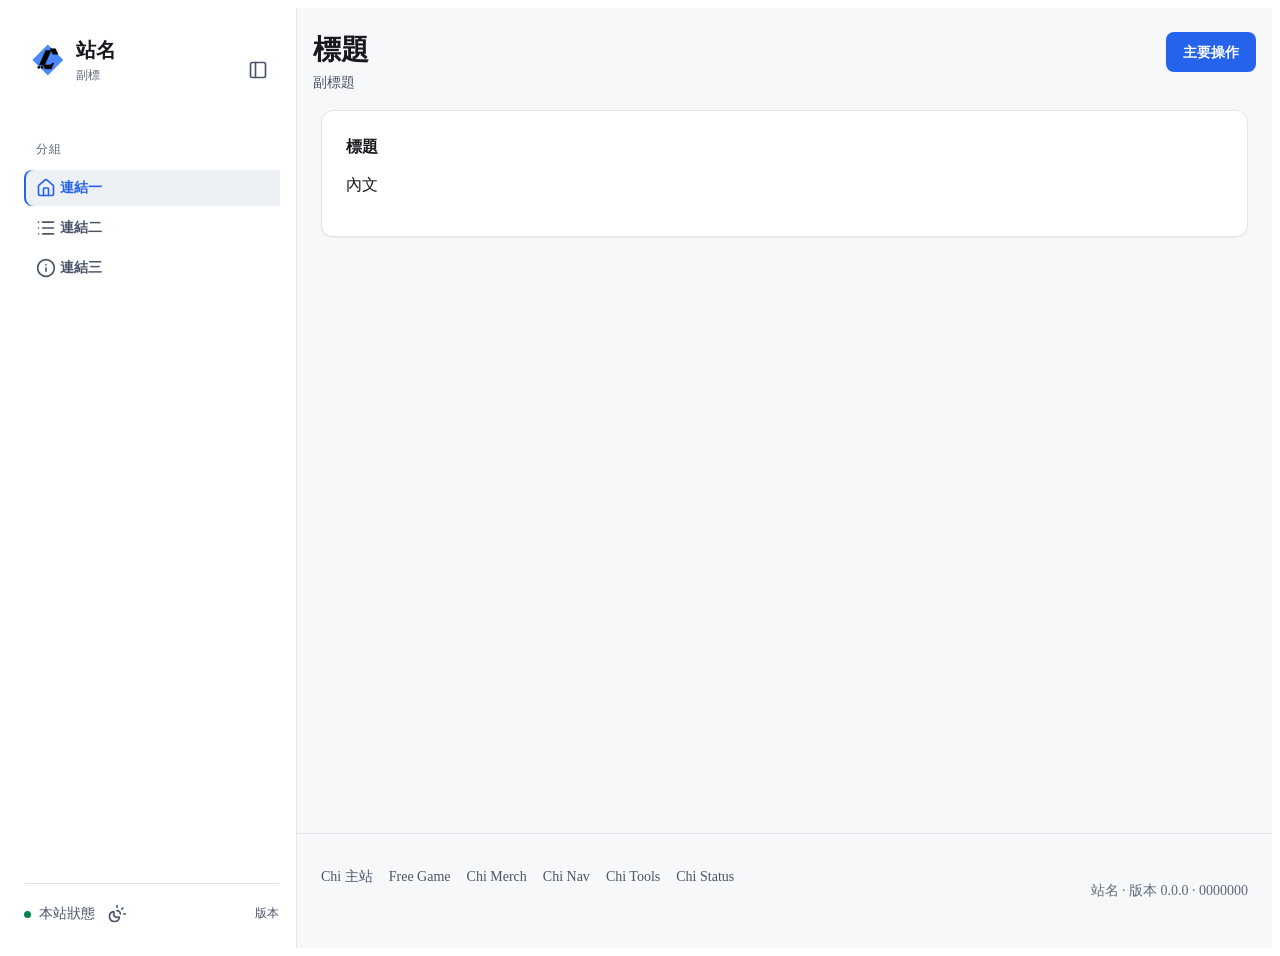
<file: sidebar.html>
<!doctype html>
<!-- chi-system sidebar.html — 側邊欄版式模板（SYSTEM.md 第 8 節、第 15 節第 6 步）
  用法：導覽量大的站複製此檔為本站頁面的起點，再依本站調整。
  - 側邊欄版式與 header＋副導覽列版式二選一，不得並存；本站導覽連結換成你站的內容。
    跨站導覽不在側邊欄內，跨站連結在頁尾清單（由 sites.json 產生，不得手寫站點 URL 清單）。
  - 收合開關在側邊欄頂列右側（panel-left 圖示）：桌面版收合為圖示列；手機版在頁面標頭
    另有一顆開關開抽屜；平板圖示列不可展開，開關隱藏。手機版預設為抽屜；導覽為少數固定連結時，
    在 <aside> 加 chi-sidebar--bottombar 改為底部列。
  - sidebar.js 須同步引入 <head>，<script> 標籤帶 data-chi-sidebar-key="chi-<站點>-sidebar-collapsed"。
  - logo 檔名依站點 ID（見 logo/README.md）；淺色用黑 C（-b.png）、深色用白 C（-w.png），
    兩張圖都放，由 sidebar.css 依 data-chi-theme 切換。
  - theme.js 必須同步放在 <head>、樣式表之前，才能防閃爍；以下 href 皆為相對路徑示意，
    正式站請改為釘版的 chi-system 引用（第 13 節）。
  - 頁尾版本識別（.chi-footer__meta）由本站部署產物 version.json 注入，見第 13 節。
  - 範本不放任何真實內容（第 15 節第 7 步）：標題寫「標題」、內文寫「內文」，品牌寫「站名」／「副標」，
    導覽連結寫「連結一／連結二／連結三」；正式站再換成自己的內容。
-->
<html lang="zh-Hant" data-chi-theme="light" data-chi-theme-mode="system">
<head>
  <meta charset="utf-8">
  <meta name="viewport" content="width=device-width, initial-scale=1">
  <meta name="color-scheme" content="light dark">
  <title>標題 — 站名</title>
  <script src="./theme.js"></script>
  <script src="./sidebar.js" data-chi-sidebar-key="chi-<站點>-sidebar-collapsed"></script>
  <link rel="stylesheet" href="./tokens.css">
  <link rel="stylesheet" href="./components.css">
  <link rel="stylesheet" href="./navigation.css">
  <link rel="stylesheet" href="./sidebar.css">
</head>
<body>
  <div class="chi-page--sidebar">
    <aside class="chi-sidebar" data-chi-sidebar-key="chi-<站點>-sidebar-collapsed">
      <!-- 頂列：品牌（logo＋站名＋副標，點擊回該站首頁）＋收合開關（在欄上） -->
      <div class="chi-sidebar__top">
        <a class="chi-sidebar__brand" href="#/">
          <img class="chi-sidebar__logo chi-sidebar__logo--light" src="./logo/chi-b.png" alt="Chi" width="32" height="32">
          <img class="chi-sidebar__logo chi-sidebar__logo--dark" src="./logo/chi-w.png" alt="Chi" width="32" height="32">
          <span class="chi-sidebar__brand-copy">
            <span class="chi-sidebar__brand-name">站名</span>
            <span class="chi-sidebar__brand-sub">副標</span>
          </span>
        </a>
        <button class="chi-sidebar__trigger" type="button" data-chi-sidebar-toggle aria-expanded="true" aria-label="收合側邊欄" title="收合側邊欄">
          <svg class="chi-icon" aria-hidden="true"><use href="./icons.svg#panel-left"></use></svg>
        </button>
      </div>

      <!-- 本站導覽：分組＋連結，目前頁加 aria-current="page"；title 是圖示列的懸停提示 -->
      <nav class="chi-sidebar__nav" aria-label="本站導覽">
        <div class="chi-sidebar__group">
          <div class="chi-sidebar__group-label">分組</div>
          <a class="chi-nav-link" href="#/" aria-current="page" title="連結一"><svg class="chi-icon" aria-hidden="true"><use href="./icons.svg#house"></use></svg><span>連結一</span></a>
          <a class="chi-nav-link" href="#/" title="連結二"><svg class="chi-icon" aria-hidden="true"><use href="./icons.svg#list"></use></svg><span>連結二</span></a>
          <a class="chi-nav-link" href="#/" title="連結三"><svg class="chi-icon" aria-hidden="true"><use href="./icons.svg#info"></use></svg><span>連結三</span></a>
        </div>
      </nav>

      <!-- 底部：狀態、主題切換、版本 -->
      <div class="chi-sidebar__footer">
        <span class="chi-sidebar__status" aria-hidden="true"></span>
        <span>本站狀態</span>
        <button class="chi-sidebar__theme" type="button" data-chi-theme-toggle aria-label="目前色彩模式：跟隨系統，點擊切換">
          <svg class="chi-icon" aria-hidden="true"><use href="./icons.svg#sun-moon"></use></svg>
        </button>
        <span class="chi-sidebar__version">版本</span>
      </div>
    </aside>

    <div class="chi-sidebar__scrim" data-chi-sidebar-scrim aria-hidden="true"></div>

    <div class="chi-content">
      <header class="chi-page-header">
        <!-- 手機版開抽屜的開關（<768px 才顯示）；桌面版收合開關在側邊欄頂列 -->
        <button class="chi-sidebar__trigger" type="button" data-chi-sidebar-toggle aria-expanded="true" aria-label="開啟導覽選單" title="開啟導覽選單">
          <svg class="chi-icon" aria-hidden="true"><use href="./icons.svg#panel-left"></use></svg>
        </button>
        <div>
          <h1 class="chi-page-header__title">標題</h1>
          <p class="chi-page-header__desc">副標題</p>
        </div>
        <div class="chi-page-header__actions">
          <button class="chi-btn chi-btn--primary" type="button">主要操作</button>
        </div>
      </header>

      <main class="chi-main">
        <div class="chi-container">
          <!-- 頁面內容 -->
          <div class="chi-card">
            <h2 class="chi-card__title">標題</h2>
            <p>內文</p>
          </div>
        </div>
      </main>

      <footer class="chi-footer">
        <div class="chi-footer__inner">
          <!-- 頁尾站點清單：手動對照 generate-navigation.mjs 的產生結果複製（見第 8 節） -->
          <ul class="chi-footer__sites">
            <li><a data-site-id="chi" href="https://chi.qzz.io/">Chi 主站</a></li>
            <li><a data-site-id="fg" href="https://fg.chi.qzz.io/">Free Game</a></li>
            <li><a data-site-id="merch" href="https://merch.chi.qzz.io/">Chi Merch</a></li>
            <li><a data-site-id="nav" href="https://nav.chi.qzz.io/">Chi Nav</a></li>
            <li><a data-site-id="h" href="https://h.chi.qzz.io/">Chi Tools</a></li>
            <li><a data-site-id="status" href="https://status.chi.qzz.io/">Chi Status</a></li>
          </ul>
          <p class="chi-footer__meta">站名 · 版本 0.0.0 · 0000000</p>
        </div>
      </footer>
    </div>
  </div>
</body>
</html>
</file>
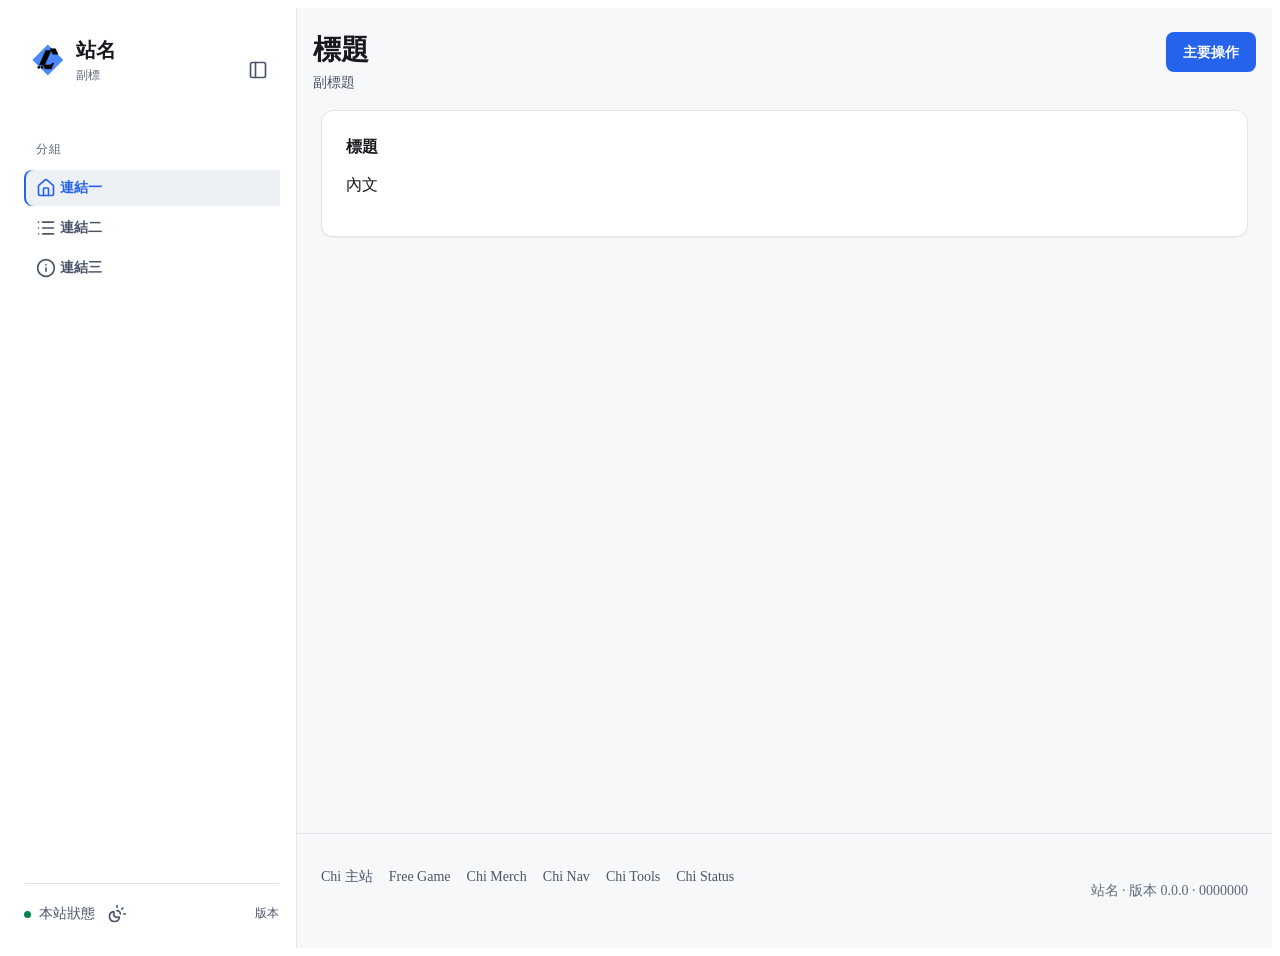
<file: template/sidebar.html>
<!doctype html>
<!-- chi-system template/sidebar.html — 側邊欄版式起始頁（SYSTEM.md 第 8 節、第 15 節第 6 步）
  用法：導覽量大的站複製此檔為本站頁面的起點，再依本站調整。
  - 側邊欄版式與 header＋副導覽列版式二選一，不得並存；本站導覽連結換成你站的內容。
    跨站導覽不在側邊欄內，跨站連結在頁尾清單（由 sites.json 產生，不得手寫站點 URL 清單）。
  - 收合開關在側邊欄頂列右側（panel-left 圖示）：桌面版收合為圖示列；手機版在頁面標頭
    另有一顆開關開抽屜；平板圖示列不可展開，開關隱藏。手機版預設為抽屜；導覽為少數固定連結時，
    在 <aside> 加 chi-sidebar--bottombar 改為底部列。
  - sidebar.js 須同步引入 <head>，<script> 標籤帶 data-chi-sidebar-key="chi-<站點>-sidebar-collapsed"。
  - logo 檔名依站點 ID（見 logo/README.md）；淺色用黑 C（-b.png）、深色用白 C（-w.png），
    兩張圖都放，由 sidebar.css 依 data-chi-theme 切換。
  - theme.js 必須同步放在 <head>、樣式表之前，才能防閃爍；以下 href 皆為相對路徑示意，
    正式站請改為釘版的 chi-system 引用（第 13 節）。
  - 頁尾版本識別（.chi-footer__meta）由本站部署產物 version.json 注入，見第 13 節。
  - 範本不放任何真實內容（第 15 節第 7 步）：標題寫「標題」、內文寫「內文」，品牌寫「站名」／「副標」，
    導覽連結寫「連結一／連結二／連結三」；正式站再換成自己的內容。
-->
<html lang="zh-Hant" data-chi-theme="light" data-chi-theme-mode="system">
<head>
  <meta charset="utf-8">
  <meta name="viewport" content="width=device-width, initial-scale=1">
  <meta name="color-scheme" content="light dark">
  <title>標題 — 站名</title>
  <script src="../theme.js"></script>
  <script src="../sidebar.js" data-chi-sidebar-key="chi-<站點>-sidebar-collapsed"></script>
  <link rel="stylesheet" href="../tokens.css">
  <link rel="stylesheet" href="../components.css">
  <link rel="stylesheet" href="../navigation.css">
  <link rel="stylesheet" href="../sidebar.css">
</head>
<body>
  <div class="chi-page--sidebar">
    <aside class="chi-sidebar" data-chi-sidebar-key="chi-<站點>-sidebar-collapsed">
      <!-- 頂列：品牌（logo＋站名＋副標，點擊回該站首頁）＋收合開關（在欄上） -->
      <div class="chi-sidebar__top">
        <a class="chi-sidebar__brand" href="#/">
          <img class="chi-sidebar__logo chi-sidebar__logo--light" src="../logo/chi-b.png" alt="Chi" width="32" height="32">
          <img class="chi-sidebar__logo chi-sidebar__logo--dark" src="../logo/chi-w.png" alt="Chi" width="32" height="32">
          <span class="chi-sidebar__brand-copy">
            <span class="chi-sidebar__brand-name">站名</span>
            <span class="chi-sidebar__brand-sub">副標</span>
          </span>
        </a>
        <button class="chi-sidebar__trigger" type="button" data-chi-sidebar-toggle aria-expanded="true" aria-label="收合側邊欄" title="收合側邊欄">
          <svg class="chi-icon" aria-hidden="true"><use href="../icons.svg#panel-left"></use></svg>
        </button>
      </div>

      <!-- 本站導覽：分組＋連結，目前頁加 aria-current="page"；title 是圖示列的懸停提示 -->
      <nav class="chi-sidebar__nav" aria-label="本站導覽">
        <div class="chi-sidebar__group">
          <div class="chi-sidebar__group-label">分組</div>
          <a class="chi-nav-link" href="#/" aria-current="page" title="連結一"><svg class="chi-icon" aria-hidden="true"><use href="../icons.svg#house"></use></svg><span>連結一</span></a>
          <a class="chi-nav-link" href="#/" title="連結二"><svg class="chi-icon" aria-hidden="true"><use href="../icons.svg#list"></use></svg><span>連結二</span></a>
          <a class="chi-nav-link" href="#/" title="連結三"><svg class="chi-icon" aria-hidden="true"><use href="../icons.svg#info"></use></svg><span>連結三</span></a>
        </div>
      </nav>

      <!-- 底部：狀態、主題切換、版本 -->
      <div class="chi-sidebar__footer">
        <span class="chi-sidebar__status" aria-hidden="true"></span>
        <span>本站狀態</span>
        <button class="chi-sidebar__theme" type="button" data-chi-theme-toggle aria-label="目前色彩模式：跟隨系統，點擊切換">
          <svg class="chi-icon" aria-hidden="true"><use href="../icons.svg#sun-moon"></use></svg>
        </button>
        <span class="chi-sidebar__version">版本</span>
      </div>
    </aside>

    <div class="chi-sidebar__scrim" data-chi-sidebar-scrim aria-hidden="true"></div>

    <div class="chi-content">
      <header class="chi-page-header">
        <!-- 手機版開抽屜的開關（<768px 才顯示）；桌面版收合開關在側邊欄頂列 -->
        <button class="chi-sidebar__trigger" type="button" data-chi-sidebar-toggle aria-expanded="true" aria-label="開啟導覽選單" title="開啟導覽選單">
          <svg class="chi-icon" aria-hidden="true"><use href="../icons.svg#panel-left"></use></svg>
        </button>
        <div>
          <h1 class="chi-page-header__title">標題</h1>
          <p class="chi-page-header__desc">副標題</p>
        </div>
        <div class="chi-page-header__actions">
          <button class="chi-btn chi-btn--primary" type="button">主要操作</button>
        </div>
      </header>

      <main class="chi-main">
        <div class="chi-container">
          <!-- 頁面內容 -->
          <div class="chi-card">
            <h2 class="chi-card__title">標題</h2>
            <p>內文</p>
          </div>
        </div>
      </main>

      <footer class="chi-footer">
        <div class="chi-footer__inner">
          <!-- 頁尾站點清單：手動對照 generate-navigation.mjs 的產生結果複製（見第 8 節） -->
          <ul class="chi-footer__sites">
            <li><a data-site-id="chi" href="https://chi.qzz.io/">Chi 主站</a></li>
            <li><a data-site-id="fg" href="https://fg.chi.qzz.io/">Free Game</a></li>
            <li><a data-site-id="merch" href="https://merch.chi.qzz.io/">Chi Merch</a></li>
            <li><a data-site-id="nav" href="https://nav.chi.qzz.io/">Chi Nav</a></li>
            <li><a data-site-id="h" href="https://h.chi.qzz.io/">Chi Tools</a></li>
            <li><a data-site-id="status" href="https://status.chi.qzz.io/">Chi Status</a></li>
          </ul>
          <p class="chi-footer__meta">站名 · 版本 0.0.0 · 0000000</p>
        </div>
      </footer>
    </div>
  </div>
</body>
</html>
</file>
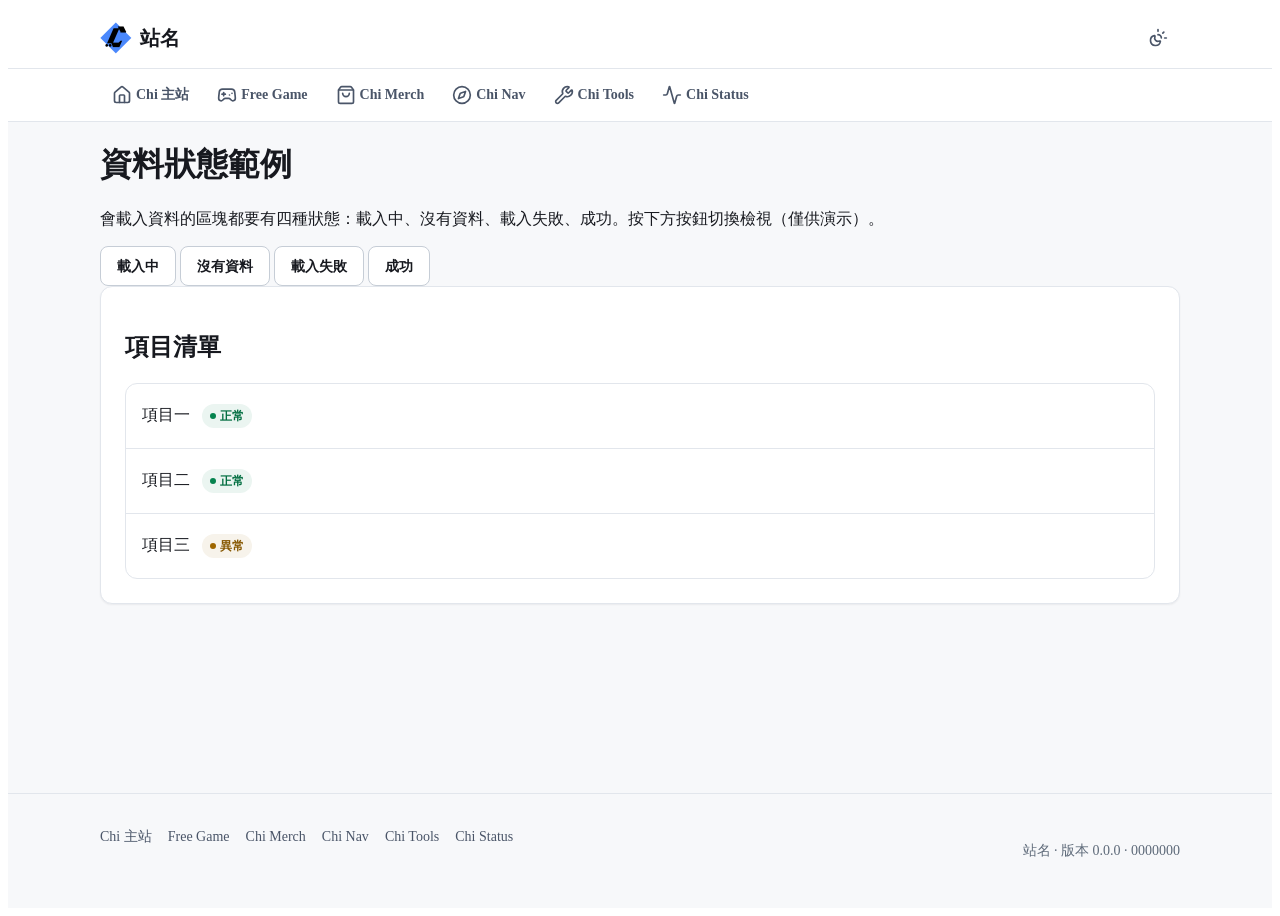
<file: template/states.html>
<!doctype html>
<!-- chi-system template/states.html — 四種資料狀態範例頁（SYSTEM.md 第 15 節第 7 步）
  展示載入、空、錯誤、成功四種資料狀態（第 9 節）。同一區塊在不同狀態下只顯示一種；
  下方的切換按鈕只是為了演示四種狀態，平時開發可直接看、正式站請把狀態接到本站
  自己的資料載入邏輯（按鈕與這段內嵌 script 都是範例專用，不進正式站）。
  全部狀態皆以圖示加文字表達，不只靠顏色（第 11 節）。
-->
<html lang="zh-Hant" data-chi-theme="light" data-chi-theme-mode="system">
<head>
  <meta charset="utf-8">
  <meta name="viewport" content="width=device-width, initial-scale=1">
  <meta name="color-scheme" content="light dark">
  <title>資料狀態範例 — 站名</title>
  <script src="../theme.js"></script>
  <link rel="stylesheet" href="../tokens.css">
  <link rel="stylesheet" href="../components.css">
  <link rel="stylesheet" href="../navigation.css">
</head>
<body>
  <div class="chi-page">
    <header class="chi-header">
            <div class="chi-header__inner">
        <!-- 1. Logo + 站名，點擊回該站首頁 -->
        <a class="chi-header__brand" href="./index.html">
          <img class="chi-header__logo chi-header__logo--light" src="../logo/chi-b.png" alt="站名" width="32" height="32">
          <img class="chi-header__logo chi-header__logo--dark" src="../logo/chi-w.png" alt="站名" width="32" height="32">
          <span>站名</span>
        </a>

        <!-- 2. 主題切換按鈕（三態，見 theme.js） -->
        <button class="chi-header__theme" type="button" data-chi-theme-toggle aria-label="切換主題（目前：跟隨系統）">
          <svg class="chi-icon" aria-hidden="true"><use href="../icons.svg#sun-moon"></use></svg>
        </button>
      </div>
    </header>

    <!-- 副導覽列：本站導覽＋跨站導覽（由 sites.json 產生）。沒有導覽的站省略整段。 -->
    <nav class="chi-subnav" aria-label="網站導覽">
      <div class="chi-subnav__inner">
        <div class="chi-subnav__group">
          <a class="chi-nav-link" data-site-id="chi" href="https://chi.qzz.io/"><svg class="chi-icon" aria-hidden="true"><use href="../icons.svg#house"></use></svg>Chi 主站</a>
          <a class="chi-nav-link" data-site-id="fg" href="https://fg.chi.qzz.io/"><svg class="chi-icon" aria-hidden="true"><use href="../icons.svg#gamepad-2"></use></svg>Free Game</a>
          <a class="chi-nav-link" data-site-id="merch" href="https://merch.chi.qzz.io/"><svg class="chi-icon" aria-hidden="true"><use href="../icons.svg#shopping-bag"></use></svg>Chi Merch</a>
          <a class="chi-nav-link" data-site-id="nav" href="https://nav.chi.qzz.io/"><svg class="chi-icon" aria-hidden="true"><use href="../icons.svg#compass"></use></svg>Chi Nav</a>
          <a class="chi-nav-link" data-site-id="h" href="https://h.chi.qzz.io/"><svg class="chi-icon" aria-hidden="true"><use href="../icons.svg#wrench"></use></svg>Chi Tools</a>
          <a class="chi-nav-link" data-site-id="status" href="https://status.chi.qzz.io/"><svg class="chi-icon" aria-hidden="true"><use href="../icons.svg#activity"></use></svg>Chi Status</a>
        </div>
      </div>
    </nav>

    <main class="chi-main">
      <div class="chi-container">
        <h1>資料狀態範例</h1>
        <p>會載入資料的區塊都要有四種狀態：載入中、沒有資料、載入失敗、成功。按下方按鈕切換檢視（僅供演示）。</p>

        <div role="group" aria-label="切換資料狀態（僅供演示）">
          <button class="chi-btn chi-btn--secondary" type="button" data-state-show="loading">載入中</button>
          <button class="chi-btn chi-btn--secondary" type="button" data-state-show="empty">沒有資料</button>
          <button class="chi-btn chi-btn--secondary" type="button" data-state-show="error">載入失敗</button>
          <button class="chi-btn chi-btn--secondary" type="button" data-state-show="success">成功</button>
        </div>

        <section class="chi-card" aria-live="polite">
          <div class="chi-state" data-state="loading" hidden>
            <div class="chi-spinner" role="status" aria-label="載入中" style="margin:0 auto 16px"></div>
            <h2 class="chi-state__title">載入中</h2>
            <p class="chi-state__desc">正在取得資料，請稍候。</p>
          </div>
          <div class="chi-state" data-state="empty" hidden>
            <svg class="chi-state__icon" aria-hidden="true"><use href="../icons.svg#inbox"></use></svg>
            <h2 class="chi-state__title">目前沒有資料</h2>
            <p class="chi-state__desc">還沒有任何項目，先新增第一筆吧。</p>
            <div class="chi-state__action"><button class="chi-btn chi-btn--primary" type="button">新增項目</button></div>
          </div>
          <div class="chi-state" data-state="error" hidden>
            <svg class="chi-state__icon" aria-hidden="true"><use href="../icons.svg#circle-x"></use></svg>
            <h2 class="chi-state__title">載入失敗</h2>
            <p class="chi-state__desc">網路發生問題，請檢查連線後再試一次。</p>
            <div class="chi-state__action"><button class="chi-btn chi-btn--secondary" type="button" data-state-show="loading">再試一次</button></div>
          </div>
          <div data-state="success">
            <h2>項目清單</h2>
            <ul class="chi-list">
              <li class="chi-list__item">
                <span>項目一</span>
                <span class="chi-badge chi-badge--success"><span class="chi-badge__dot" aria-hidden="true"></span>正常</span>
              </li>
              <li class="chi-list__item">
                <span>項目二</span>
                <span class="chi-badge chi-badge--success"><span class="chi-badge__dot" aria-hidden="true"></span>正常</span>
              </li>
              <li class="chi-list__item">
                <span>項目三</span>
                <span class="chi-badge chi-badge--warning"><span class="chi-badge__dot" aria-hidden="true"></span>異常</span>
              </li>
            </ul>
          </div>
        </section>
      </div>
    </main>

    <footer class="chi-footer">
      <div class="chi-footer__inner">
        <ul class="chi-footer__sites">
          <li><a data-site-id="chi" href="https://chi.qzz.io/">Chi 主站</a></li>
          <li><a data-site-id="fg" href="https://fg.chi.qzz.io/">Free Game</a></li>
          <li><a data-site-id="merch" href="https://merch.chi.qzz.io/">Chi Merch</a></li>
          <li><a data-site-id="nav" href="https://nav.chi.qzz.io/">Chi Nav</a></li>
          <li><a data-site-id="h" href="https://h.chi.qzz.io/">Chi Tools</a></li>
          <li><a data-site-id="status" href="https://status.chi.qzz.io/">Chi Status</a></li>
        </ul>
        <!-- 頁尾版本識別：由建置期注入，與本站 version.json 同源（第 13 節）。以下為佔位值。 -->
        <p class="chi-footer__meta">站名 · 版本 0.0.0 · 0000000</p>
      </div>
    </footer>
  </div>

  <!-- 範例專用的狀態切換 script：正式站改為本站的資料載入邏輯，不要直接沿用按鈕切換。 -->
  <script>
    (function () {
      var blocks = document.querySelectorAll('[data-state]');
      function show(name) {
        blocks.forEach(function (el) { el.hidden = el.getAttribute('data-state') !== name; });
      }
      document.querySelectorAll('[data-state-show]').forEach(function (btn) {
        btn.addEventListener('click', function () { show(btn.getAttribute('data-state-show')); });
      });
      show('success');
    })();
  </script>
</body>
</html>
</file>
<file: tokens.css>
/* chi-system tokens.css — 視覺 token 唯一來源（SYSTEM.md 第 4 節、第 15 節第 5 步）
 *
 * 兩套完整配對：:root 為淺色預設，[data-chi-theme="dark"] 覆寫深色。
 * 實際生效主題由 theme.js 寫在 <html data-chi-theme="light|dark">（第 5 節）；
 * 本檔依該屬性切換，不讀 localStorage、不判斷 prefers-color-scheme。
 * 各站不得寫死本檔已涵蓋的數值，一律引用變數；需要新數值時先在 chi-system
 * 新增語意名稱、發新版，各站再升級（第 4 節）。
 * 斷點不是 CSS 變數，不在本檔定義（見 breakpoints.json，第 4 節）。
 *
 * 色溫：中性偏冷（灰階同取 220 色相、低飽和），淺深兩套共用同一色溫家族。
 * 品牌藍 #4A88FC 保留給 logo 與站識別色；accent 另取同色相、對比過 AA 的值，
 * 因為 #4A88FC 作連結文字對淺色底只有 3.18:1、白字按鈕只有 3.38:1，皆未達 AA。
 * 對比驗收（WCAG 2.2 AA，一般文字 4.5:1、focus 3:1）見檔尾附表；驗算腳本與
 * 完整結果記錄於本檔對應的變更說明，不另存數值副本。
 */

/* ---------- 淺色（預設） ---------- */
:root {
  color-scheme: light;

  /* 表面：canvas 非純白（DESIGN.md 7.2） */
  --chi-color-canvas: #f7f8fa;
  --chi-color-surface: #ffffff;
  --chi-color-surface-raised: #ffffff;
  --chi-color-surface-sunken: #edf0f4;

  /* 文字：四級皆須過 AA（muted 亦然，DESIGN.md 7.3） */
  --chi-color-text-primary: #17191f;
  --chi-color-text-secondary: #4a5568;
  --chi-color-text-muted: #5f6b7a;
  --chi-color-text-disabled: #9aa3af;

  /* 邊框：細邊框原則 */
  --chi-color-border-subtle: #e2e6ec;
  --chi-color-border-strong: #c6cdd6;

  /* 品牌主色：連結文字與主要操作皆用此值（白字按鈕 5.17:1、連結文字 4.86:1） */
  --chi-color-accent: #2563eb;
  --chi-color-accent-hover: #1d4ed8;
  --chi-color-accent-active: #1e40af;
  --chi-color-on-accent: #ffffff;

  /* focus-ring 預設沿用 accent（DESIGN.md 7.2）；對 canvas 4.86:1、對 surface 5.17:1，
     (A) 相鄰對比與 (B) 狀態變化對比皆過 3:1。外框須以 outline-offset 2px 落在元件外，
     使相鄰色為背景而非元件本身（見 --chi-focus-offset）。 */
  --chi-color-focus-ring: var(--chi-color-accent);

  /* 語意色：DESIGN.md 7.2 定案值（Adobe Spectrum 900 階）。-bg 為徽章淡背景，
     -strong 為淡背景上的文字色：驗算發現 900 文字色配淡背景在淺色只有約 4.0:1，
     未達 AA，故徽章文字用同色相加深 15% 的 -strong（對淡背景約 5.6:1），
     一般背景上的狀態文字仍用 900 本色。 */
  --chi-color-success: #05834e;
  --chi-color-success-bg: #ebf5f1;
  --chi-color-success-strong: #046f42;
  --chi-color-warning: #9e6600;
  --chi-color-warning-bg: #f7f3eb;
  --chi-color-warning-strong: #865700;
  --chi-color-danger: #d73220;
  --chi-color-danger-bg: #fcefed;
  --chi-color-danger-strong: #b72a1b;
  --chi-color-info: #3b63fb;
  --chi-color-info-bg: #eff3ff;
  --chi-color-info-strong: #3254d5;

  /* 字型：系統內建堆疊，不載入遠端字型（第 7 節） */
  --chi-font-sans: -apple-system, blinkmacsystemfont, "Segoe UI", "Noto Sans TC",
    "PingFang TC", "Microsoft JhengHei", "Helvetica Neue", Arial, sans-serif;
  --chi-font-mono: ui-monospace, "SF Mono", "Cascadia Code", "JetBrains Mono",
    Menlo, Consolas, "Noto Sans Mono TC", monospace;

  /* 字級／行高／字重：層級主要靠大小與字重（DESIGN.md 7.3） */
  --chi-font-size-display: 36px;
  --chi-line-height-display: 44px;
  --chi-font-weight-display: 800;
  --chi-font-size-page-title: 28px;
  --chi-line-height-page-title: 36px;
  --chi-font-weight-page-title: 700;
  --chi-font-size-section-title: 20px;
  --chi-line-height-section-title: 28px;
  --chi-font-weight-section-title: 700;
  --chi-font-size-card-title: 16px;
  --chi-line-height-card-title: 24px;
  --chi-font-weight-card-title: 600;
  --chi-font-size-body: 16px;
  --chi-line-height-body: 26px;
  --chi-font-weight-body: 400;
  --chi-font-size-body-small: 14px;
  --chi-line-height-body-small: 22px;
  --chi-font-weight-body-small: 400;
  --chi-font-size-caption: 12px;
  --chi-line-height-caption: 18px;
  --chi-font-weight-caption: 400;
  --chi-font-size-label: 14px;
  --chi-line-height-label: 20px;
  --chi-font-weight-label: 600;
  --chi-font-size-code: 14px;
  --chi-line-height-code: 22px;
  --chi-font-weight-code: 400;

  /* 標題字距略收緊（中文實測前保守值，見 DESIGN.md 7.3） */
  --chi-letter-spacing-display: -0.01em;
  --chi-letter-spacing-page-title: -0.01em;

  /* 間距：8px 基準，三級語意（DESIGN.md 7.4） */
  --chi-space-1: 4px;
  --chi-space-2: 8px;
  --chi-space-3: 12px;
  --chi-space-4: 16px;
  --chi-space-5: 24px;
  --chi-space-6: 32px;
  --chi-space-7: 48px;
  --chi-space-8: 64px;
  --chi-space-section: 48px;
  --chi-space-group: 24px;
  --chi-space-item: 16px;
  --chi-space-inline: 8px;

  /* 圓角：依元件分級（DESIGN.md 7.5） */
  --chi-radius-sm: 6px;
  --chi-radius-md: 8px;
  --chi-radius-lg: 12px;
  --chi-radius-xl: 16px;
  --chi-radius-full: 999px;

  /* 陰影：淺色以邊框為主、柔影為輔（DESIGN.md 7.6） */
  --chi-shadow-whisper: 0 1px 2px rgb(16 24 40 / 0.06);
  --chi-shadow-raised: 0 1px 3px rgb(16 24 40 / 0.06), 0 4px 12px rgb(16 24 40 / 0.08);
  --chi-shadow-overlay: 0 2px 8px rgb(16 24 40 / 0.08), 0 12px 32px rgb(16 24 40 / 0.16);

  /* Focus Appearance 幾何（DESIGN.md 7.6）：外框 2px（WCAG 2.4.13 面積下限）、
     偏移 2px、形狀跟隨元件圓角；實際 :focus-visible 規則在 components.css。 */
  --chi-focus-width: 2px;
  --chi-focus-offset: 2px;

  /* 版面（與寬度相關但非媒體查詢條件者，仍為一般 token，第 4 節） */
  --chi-layout-header-height: 60px;
  --chi-layout-content-max: 1080px;
  --chi-layout-sidebar-width: 256px;
  --chi-layout-sidebar-collapsed-width: 72px;

  /* 元件尺寸：舒適模式；觸控目標下限 44px，緊湊只縮間距與列高、不縮觸控目標 */
  --chi-size-control: 40px;
  --chi-size-control-compact: 36px;
  --chi-size-touch-min: 44px;
  --chi-size-list-row: 48px;
  --chi-size-list-row-compact: 40px;

  /* 動效：只服務狀態變化（DESIGN.md 7.8）；減少動態偏好時關閉（見 components.css） */
  --chi-duration: 150ms;
}

/* 緊湊密度：與舒適共用同一套間距角色、取較小值（DESIGN.md 7.4）；
   用法：在需要緊湊的容器上加 data-chi-density="compact"。 */
[data-chi-density="compact"] {
  --chi-space-section: 32px;
  --chi-space-group: 16px;
  --chi-space-item: 12px;
  --chi-size-control: var(--chi-size-control-compact);
  --chi-size-list-row: var(--chi-size-list-row-compact);
}

/* ---------- 深色 ---------- */
[data-chi-theme="dark"] {
  color-scheme: dark;

  /* 表面：canvas 非純黑；深度以明度階梯與邊框為主（DESIGN.md 7.6） */
  --chi-color-canvas: #131519;
  --chi-color-surface: #1b1e24;
  --chi-color-surface-raised: #23272f;
  --chi-color-surface-sunken: #0d0f12;

  --chi-color-text-primary: #f2f4f7;
  --chi-color-text-secondary: #b9c0cc;
  --chi-color-text-muted: #8b94a1;
  --chi-color-text-disabled: #5c6570;

  --chi-color-border-subtle: #2a2f38;
  --chi-color-border-strong: #3d434e;

  /* 深色 accent 提亮：連結文字對 canvas 6.75:1；主要操作按鈕用深色字
     （白字對此色只有 2.71:1，未達 AA），active 態即品牌藍 #4a88fc。 */
  --chi-color-accent: #6b9bff;
  --chi-color-accent-hover: #84adff;
  --chi-color-accent-active: #4a88fc;
  --chi-color-on-accent: #131519;

  /* focus-ring 沿用 accent：對 canvas 6.75:1、對 surface 6.17:1 */
  --chi-color-success: #099d59;
  --chi-color-success-bg: #12231f;
  --chi-color-success-strong: #099d59;
  --chi-color-warning: #ba7c00;
  --chi-color-warning-bg: #241f16;
  --chi-color-warning-strong: #ba7c00;
  --chi-color-danger: #fc432e;
  --chi-color-danger-bg: #2a1a1b;
  --chi-color-danger-strong: #fc432e;
  --chi-color-info: #5681ff;
  --chi-color-info-bg: #1a2030;
  --chi-color-info-strong: #5681ff;

  /* 深色陰影只輔助明度階梯與邊框（DESIGN.md 7.6） */
  --chi-shadow-whisper: none;
  --chi-shadow-raised: 0 4px 16px rgb(0 0 0 / 0.4);
  --chi-shadow-overlay: 0 16px 40px rgb(0 0 0 / 0.5);
}

/*
 * 對比驗收附表（WCAG 2.2 AA，實測值，2026-11-09 驗算）
 * 淺色：text-primary 16.53:1、text-secondary 7.08:1、text-muted 5.11:1（皆對 canvas）；
 *   accent 連結文字 4.86:1、白字按鈕 5.17:1；語意色文字對 canvas 約 4.53:1；
 *   語意 -strong 文字對 -bg 約 5.6:1；focus-ring 對 canvas 4.86:1。
 * 深色：text-primary 16.59:1、text-secondary 9.99:1、text-muted 5.96:1（皆對 canvas）；
 *   accent 連結文字 6.75:1、深色字按鈕 6.75:1；語意色文字對 canvas 約 5.20:1；
 *   語意文字對 -bg 約 4.6:1；focus-ring 對 canvas 6.75:1。
 * text-muted 淺色初選 #667085 對 sunken 只有 4.35:1，已改為 #5f6b7a（4.75:1）。
 * text-disabled 僅限真正不可操作的元件，適用 WCAG inactive 豁免（DESIGN.md 7.2）。
 */
</file>
<file: components.css>
/* chi-system components.css — 元件樣式唯一來源（SYSTEM.md 第 9 節、第 15 節第 6 步）
 *
 * 涵蓋 DESIGN.md 第 7.7 節基礎示例表的元件：按鈕、文字輸入、Checkbox、Radio、
 * Switch、Select、Tabs、卡片、清單／表格列、徽章／狀態標示、導覽連結、對話框，
 * 以及四種資料狀態（載入中、空、錯誤、成功）。未列出的元件（日期選擇、檔案上傳、
 * 滑桿等）使用前須另行定義適用狀態，不得直接沿用近似元件（DESIGN.md 第 7.7 節）。
 * 全部數值引用 tokens.css 的變數；各站不得另寫元件樣式，需要新元件時先在
 * chi-system 補齊並附範例。介面不使用 Emoji，狀態用圖示加文字表達（第 9 節）。
 * 類別命名：.chi-<元件>，修飾以 --<變體>；狀態以屬性或 class 呈現，見各節註解。
 */

/* ---------- 共通 ---------- */

/* focus-visible：全站統一，外框 2px、偏移 2px、形狀跟隨元件圓角（DESIGN.md 7.6） */
:where(.chi-btn, .chi-input, .chi-select, .chi-textarea, .chi-check__input,
  .chi-radio__input, .chi-switch__input, .chi-tab, .chi-card--clickable,
  .chi-list__item--clickable, .chi-nav-link, .chi-dialog__close):focus-visible {
  outline: var(--chi-focus-width) solid var(--chi-color-focus-ring);
  outline-offset: var(--chi-focus-offset);
}

/* 動效只服務狀態變化；減少動態偏好時關閉（DESIGN.md 7.8） */
@media (prefers-reduced-motion: reduce) {
  .chi-btn,
  .chi-input,
  .chi-select,
  .chi-textarea,
  .chi-card,
  .chi-list__item,
  .chi-tab,
  .chi-nav-link {
    transition: none;
  }

  .chi-spinner {
    animation: none;
  }
}

/* 圖示尺寸：與 icons.svg 的 <use> 搭配 */
.chi-icon {
  width: 20px;
  height: 20px;
  flex: none;
}

.chi-icon--sm {
  width: 16px;
  height: 16px;
}

.chi-icon--lg {
  width: 24px;
  height: 24px;
}

/* ---------- 按鈕 ---------- */

.chi-btn {
  display: inline-flex;
  align-items: center;
  justify-content: center;
  gap: var(--chi-space-2);
  min-height: var(--chi-size-control);
  padding: 0 var(--chi-space-4);
  border: 1px solid transparent;
  border-radius: var(--chi-radius-md);
  font-family: var(--chi-font-sans);
  font-size: var(--chi-font-size-label);
  line-height: var(--chi-line-height-label);
  font-weight: var(--chi-font-weight-label);
  cursor: pointer;
  text-decoration: none;
  white-space: nowrap;
  transition:
    background-color var(--chi-duration),
    border-color var(--chi-duration),
    color var(--chi-duration);
}

.chi-btn--sm {
  min-height: 32px;
  padding: 0 var(--chi-space-3);
  font-size: var(--chi-font-size-body-small);
  line-height: var(--chi-line-height-body-small);
}

.chi-btn--primary {
  background-color: var(--chi-color-accent);
  color: var(--chi-color-on-accent);
}

.chi-btn--primary:hover {
  background-color: var(--chi-color-accent-hover);
}

.chi-btn--primary:active {
  background-color: var(--chi-color-accent-active);
}

.chi-btn--secondary {
  background-color: var(--chi-color-surface);
  border-color: var(--chi-color-border-strong);
  color: var(--chi-color-text-primary);
}

.chi-btn--secondary:hover {
  background-color: var(--chi-color-surface-sunken);
}

.chi-btn--ghost {
  background-color: transparent;
  color: var(--chi-color-text-primary);
}

.chi-btn--ghost:hover {
  background-color: var(--chi-color-surface-sunken);
}

.chi-btn--danger {
  background-color: var(--chi-color-danger);
  color: #ffffff;
}

.chi-btn--danger:hover {
  filter: brightness(0.92);
}

.chi-btn--danger:active {
  filter: brightness(0.85);
}

/* 按鈕長短文字：手機版顯示短文字，桌面以上顯示完整文字。
   用法：<span class="chi-btn__full">使用 Chi Auth 登入</span><span class="chi-btn__short">登入</span>。
   header 固定 60px 不換行，完整文字在手機版會把整列撐出畫面時用（fg 站實證）。 */
.chi-btn__full {
  display: none;
}

/* chi-breakpoint: chi-breakpoint-md */
@media (min-width: 768px) {
  .chi-btn__full {
    display: inline;
  }

  .chi-btn__short {
    display: none;
  }
}

/* disabled：降明度並移除互動提示（DESIGN.md 7.7） */
.chi-btn:disabled {
  opacity: 0.5;
  cursor: not-allowed;
}

.chi-btn:disabled:hover {
  filter: none;
}

/* ---------- 連結 ---------- */

.chi-link {
  color: var(--chi-color-accent);
  text-decoration: none;
}

.chi-link:hover {
  text-decoration: underline;
}

/* ---------- 表單欄位 ---------- */

.chi-field {
  display: flex;
  flex-direction: column;
  gap: var(--chi-space-2);
}

.chi-field__label {
  font-size: var(--chi-font-size-label);
  line-height: var(--chi-line-height-label);
  font-weight: var(--chi-font-weight-label);
  color: var(--chi-color-text-primary);
}

.chi-field__hint {
  font-size: var(--chi-font-size-body-small);
  line-height: var(--chi-line-height-body-small);
  color: var(--chi-color-text-secondary);
}

.chi-field__error {
  display: flex;
  align-items: center;
  gap: var(--chi-space-1);
  font-size: var(--chi-font-size-body-small);
  line-height: var(--chi-line-height-body-small);
  color: var(--chi-color-danger);
}

.chi-input,
.chi-select,
.chi-textarea {
  min-height: var(--chi-size-control);
  padding: 0 var(--chi-space-3);
  border: 1px solid var(--chi-color-border-strong);
  border-radius: var(--chi-radius-md);
  background-color: var(--chi-color-surface);
  color: var(--chi-color-text-primary);
  font-family: var(--chi-font-sans);
  font-size: var(--chi-font-size-body);
  line-height: var(--chi-line-height-body);
  transition: border-color var(--chi-duration);
}

.chi-input:hover,
.chi-select:hover,
.chi-textarea:hover {
  border-color: var(--chi-color-text-muted);
}

.chi-input:focus,
.chi-select:focus,
.chi-textarea:focus {
  border-color: var(--chi-color-accent);
  outline: none;
}

/* placeholder 屬一般文字，同樣須過 AA（SYSTEM.md 第 11 節） */
.chi-input::placeholder,
.chi-textarea::placeholder {
  color: var(--chi-color-text-muted);
}

.chi-textarea {
  min-height: 96px;
  padding: var(--chi-space-3);
  resize: vertical;
}

.chi-input:disabled,
.chi-select:disabled,
.chi-textarea:disabled {
  background-color: var(--chi-color-surface-sunken);
  color: var(--chi-color-text-disabled);
  cursor: not-allowed;
}

/* 錯誤：邊框變色之外，同時有錯誤文字與圖示，不只靠顏色（DESIGN.md 7.7） */
.chi-field--error .chi-input,
.chi-field--error .chi-select,
.chi-field--error .chi-textarea {
  border-color: var(--chi-color-danger);
}

/* Select：原生 select + 以 icons.svg 的 chevron-down 作指示，不另寫下拉邏輯 */
.chi-select-wrap {
  position: relative;
  display: flex;
}

.chi-select {
  appearance: none;
  width: 100%;
  padding-right: 36px;
  cursor: pointer;
}

.chi-select-wrap .chi-icon {
  position: absolute;
  right: var(--chi-space-3);
  top: 50%;
  transform: translateY(-50%);
  pointer-events: none;
  color: var(--chi-color-text-secondary);
}

/* ---------- Checkbox / Radio / Switch ---------- */

.chi-check,
.chi-radio {
  display: inline-flex;
  align-items: center;
  gap: var(--chi-space-2);
  min-height: var(--chi-size-touch-min);
  cursor: pointer;
  font-size: var(--chi-font-size-body);
  line-height: var(--chi-line-height-body);
  color: var(--chi-color-text-primary);
}

.chi-check__input,
.chi-radio__input {
  appearance: none;
  width: 18px;
  height: 18px;
  flex: none;
  margin: 0;
  border: 1px solid var(--chi-color-border-strong);
  background-color: var(--chi-color-surface);
  cursor: pointer;
  transition:
    background-color var(--chi-duration),
    border-color var(--chi-duration);
}

.chi-check__input {
  border-radius: var(--chi-radius-sm);
}

.chi-radio__input {
  border-radius: var(--chi-radius-full);
}

/* 勾選以勾記與底色並行，不只靠顏色（DESIGN.md 7.7） */
.chi-check__input:checked {
  background-color: var(--chi-color-accent);
  border-color: var(--chi-color-accent);
  background-image: url("data:image/svg+xml,%3Csvg xmlns='http://www.w3.org/2000/svg' viewBox='0 0 24 24' fill='none' stroke='white' stroke-width='3' stroke-linecap='round' stroke-linejoin='round'%3E%3Cpath d='M20 6 9 17l-5-5'/%3E%3C/svg%3E");
  background-size: 14px;
  background-position: center;
  background-repeat: no-repeat;
}

.chi-radio__input:checked {
  border-color: var(--chi-color-accent);
  border-width: 5px;
  background-color: var(--chi-color-surface);
}

.chi-check__input:disabled,
.chi-radio__input:disabled {
  opacity: 0.5;
  cursor: not-allowed;
}

.chi-check:has(.chi-check__input:disabled),
.chi-radio:has(.chi-radio__input:disabled) {
  color: var(--chi-color-text-disabled);
  cursor: not-allowed;
}

.chi-switch {
  display: inline-flex;
  align-items: center;
  gap: var(--chi-space-2);
  min-height: var(--chi-size-touch-min);
  cursor: pointer;
  font-size: var(--chi-font-size-body);
  line-height: var(--chi-line-height-body);
  color: var(--chi-color-text-primary);
}

.chi-switch__input {
  appearance: none;
  width: 44px;
  height: 24px;
  flex: none;
  margin: 0;
  border-radius: var(--chi-radius-full);
  background-color: var(--chi-color-border-strong);
  cursor: pointer;
  transition: background-color var(--chi-duration);
  position: relative;
}

.chi-switch__input::after {
  content: "";
  position: absolute;
  top: 3px;
  left: 3px;
  width: 18px;
  height: 18px;
  border-radius: var(--chi-radius-full);
  background-color: #ffffff;
  transition: transform var(--chi-duration);
}

.chi-switch__input:checked {
  background-color: var(--chi-color-accent);
}

.chi-switch__input:checked::after {
  transform: translateX(20px);
}

.chi-switch__input:disabled {
  opacity: 0.5;
  cursor: not-allowed;
}

/* ---------- Tabs ---------- */

.chi-tabs {
  display: flex;
  gap: var(--chi-space-1);
  border-bottom: 1px solid var(--chi-color-border-subtle);
  overflow-x: auto;
}

.chi-tab {
  padding: var(--chi-space-3) var(--chi-space-4);
  border: none;
  border-bottom: 2px solid transparent;
  margin-bottom: -1px;
  background: none;
  color: var(--chi-color-text-secondary);
  font-family: var(--chi-font-sans);
  font-size: var(--chi-font-size-label);
  line-height: var(--chi-line-height-label);
  font-weight: var(--chi-font-weight-label);
  cursor: pointer;
  white-space: nowrap;
  transition:
    color var(--chi-duration),
    border-color var(--chi-duration);
}

.chi-tab:hover {
  color: var(--chi-color-text-primary);
}

/* selected：底線、字重與顏色並行，不只靠顏色（DESIGN.md 7.7） */
.chi-tab[aria-selected="true"] {
  color: var(--chi-color-text-primary);
  font-weight: 700;
  border-bottom-color: var(--chi-color-accent);
}

/* ---------- 卡片 ---------- */

.chi-card {
  background-color: var(--chi-color-surface);
  border: 1px solid var(--chi-color-border-subtle);
  border-radius: var(--chi-radius-lg);
  padding: var(--chi-space-5);
  box-shadow: var(--chi-shadow-whisper);
}

.chi-card__title {
  margin: 0 0 var(--chi-space-2);
  font-size: var(--chi-font-size-card-title);
  line-height: var(--chi-line-height-card-title);
  font-weight: var(--chi-font-weight-card-title);
  color: var(--chi-color-text-primary);
}

.chi-card__body {
  font-size: var(--chi-font-size-body);
  line-height: var(--chi-line-height-body);
  color: var(--chi-color-text-primary);
}

.chi-card__actions {
  display: flex;
  gap: var(--chi-space-2);
  margin-top: var(--chi-space-4);
}

.chi-card--clickable {
  cursor: pointer;
  text-decoration: none;
  color: inherit;
  display: block;
  transition:
    border-color var(--chi-duration),
    box-shadow var(--chi-duration);
}

.chi-card--clickable:hover {
  border-color: var(--chi-color-border-strong);
  box-shadow: var(--chi-shadow-raised);
}

/* ---------- 清單與表格 ---------- */

.chi-list {
  list-style: none;
  margin: 0;
  padding: 0;
  background-color: var(--chi-color-surface);
  border: 1px solid var(--chi-color-border-subtle);
  border-radius: var(--chi-radius-lg);
  overflow: hidden;
}

.chi-list__item {
  display: flex;
  align-items: center;
  gap: var(--chi-space-3);
  min-height: var(--chi-size-list-row);
  padding: var(--chi-space-2) var(--chi-space-4);
  border-bottom: 1px solid var(--chi-color-border-subtle);
  color: var(--chi-color-text-primary);
}

.chi-list__item:last-child {
  border-bottom: none;
}

.chi-list__item--clickable {
  cursor: pointer;
  text-decoration: none;
  transition: background-color var(--chi-duration);
}

.chi-list__item--clickable:hover {
  background-color: var(--chi-color-surface-sunken);
}

/* selected：accent 細標記 + 底色並行（DESIGN.md 7.7） */
.chi-list__item[aria-selected="true"] {
  background-color: var(--chi-color-surface-sunken);
  box-shadow: inset 3px 0 0 var(--chi-color-accent);
}

.chi-table-wrap {
  overflow-x: auto;
  border: 1px solid var(--chi-color-border-subtle);
  border-radius: var(--chi-radius-lg);
  background-color: var(--chi-color-surface);
}

.chi-table {
  width: 100%;
  border-collapse: collapse;
  font-size: var(--chi-font-size-body);
  line-height: var(--chi-line-height-body);
  color: var(--chi-color-text-primary);
}

.chi-table th {
  text-align: left;
  padding: var(--chi-space-3) var(--chi-space-4);
  border-bottom: 1px solid var(--chi-color-border-strong);
  font-size: var(--chi-font-size-label);
  line-height: var(--chi-line-height-label);
  font-weight: var(--chi-font-weight-label);
  color: var(--chi-color-text-secondary);
  white-space: nowrap;
}

.chi-table td {
  padding: var(--chi-space-3) var(--chi-space-4);
  border-bottom: 1px solid var(--chi-color-border-subtle);
}

.chi-table tr:last-child td {
  border-bottom: none;
}

.chi-table tbody tr:hover {
  background-color: var(--chi-color-surface-sunken);
}

.chi-table tr[aria-selected="true"] {
  background-color: var(--chi-color-surface-sunken);
  box-shadow: inset 3px 0 0 var(--chi-color-accent);
}

/* ---------- 徽章與狀態 ---------- */

.chi-badge {
  display: inline-flex;
  align-items: center;
  gap: var(--chi-space-1);
  min-height: 24px;
  padding: 0 var(--chi-space-2);
  border-radius: var(--chi-radius-full);
  font-size: var(--chi-font-size-caption);
  line-height: var(--chi-line-height-caption);
  font-weight: 600;
  white-space: nowrap;
}

.chi-badge__dot {
  width: 6px;
  height: 6px;
  flex: none;
  border-radius: var(--chi-radius-full);
}

.chi-badge--success {
  background-color: var(--chi-color-success-bg);
  color: var(--chi-color-success-strong);
}

.chi-badge--success .chi-badge__dot {
  background-color: var(--chi-color-success);
}

.chi-badge--warning {
  background-color: var(--chi-color-warning-bg);
  color: var(--chi-color-warning-strong);
}

.chi-badge--warning .chi-badge__dot {
  background-color: var(--chi-color-warning);
}

.chi-badge--danger {
  background-color: var(--chi-color-danger-bg);
  color: var(--chi-color-danger-strong);
}

.chi-badge--danger .chi-badge__dot {
  background-color: var(--chi-color-danger);
}

.chi-badge--info {
  background-color: var(--chi-color-info-bg);
  color: var(--chi-color-info-strong);
}

.chi-badge--info .chi-badge__dot {
  background-color: var(--chi-color-info);
}

/* ---------- 對話框 ---------- */

/* 容器層不定義 focus-visible，改定義 Focus Management：開啟時焦點移入對話框、
   焦點限制在對話框內、關閉後焦點返回觸發處（DESIGN.md 7.7，對話框列）。 */
.chi-dialog {
  border: none;
  border-radius: var(--chi-radius-xl);
  background-color: var(--chi-color-surface-raised);
  color: var(--chi-color-text-primary);
  box-shadow: var(--chi-shadow-overlay);
  padding: var(--chi-space-5);
  max-width: 480px;
  width: calc(100% - 32px);
}

.chi-dialog::backdrop {
  background-color: rgb(0 0 0 / 0.5);
}

[data-chi-theme="dark"] .chi-dialog::backdrop {
  background-color: rgb(0 0 0 / 0.6);
}

.chi-dialog__title {
  margin: 0 0 var(--chi-space-2);
  font-size: var(--chi-font-size-section-title);
  line-height: var(--chi-line-height-section-title);
  font-weight: var(--chi-font-weight-section-title);
  color: var(--chi-color-text-primary);
}

.chi-dialog__body {
  font-size: var(--chi-font-size-body);
  line-height: var(--chi-line-height-body);
  color: var(--chi-color-text-primary);
}

.chi-dialog__actions {
  display: flex;
  justify-content: flex-end;
  gap: var(--chi-space-2);
  margin-top: var(--chi-space-5);
}

/* ---------- 資料狀態 ---------- */

.chi-state {
  padding: var(--chi-space-7) var(--chi-space-5);
  text-align: center;
}

.chi-state__icon {
  width: 48px;
  height: 48px;
  margin: 0 auto var(--chi-space-4);
  color: var(--chi-color-text-muted);
}

.chi-state__title {
  margin: 0 0 var(--chi-space-2);
  font-size: var(--chi-font-size-section-title);
  line-height: var(--chi-line-height-section-title);
  font-weight: var(--chi-font-weight-section-title);
  color: var(--chi-color-text-primary);
}

.chi-state__desc {
  margin: 0 auto;
  max-width: 420px;
  font-size: var(--chi-font-size-body-small);
  line-height: var(--chi-line-height-body-small);
  color: var(--chi-color-text-secondary);
}

.chi-state__action {
  margin-top: var(--chi-space-4);
}

/* 載入中：有載入指示，不留整頁空白；不造成版面跳動（SYSTEM.md 第 9 節） */
.chi-spinner {
  width: 24px;
  height: 24px;
  border: 3px solid var(--chi-color-border-subtle);
  border-top-color: var(--chi-color-accent);
  border-radius: var(--chi-radius-full);
  animation: chi-spin 0.8s linear infinite;
}

@keyframes chi-spin {
  to {
    transform: rotate(360deg);
  }
}

/* 骨架：載入時佔位，避免版面跳動 */
.chi-skeleton {
  background-color: var(--chi-color-surface-sunken);
  border-radius: var(--chi-radius-sm);
  min-height: 16px;
}
</file>
<file: navigation.css>
/* chi-system navigation.css — header、副導覽列與頁尾（SYSTEM.md 第 8 節、第 15 節第 6 步）
 *
 * Header 只放三樣、順序一致（SYSTEM.md 第 8 節）：1. Logo + 站名、2. 主題切換按鈕、
 * 3. 本站操作（例如登入；沒有就不放）。導覽不進 header：本站導覽與跨站導覽放在
 * header 下方獨立一列（.chi-subnav），手機版橫向捲動；沒有導覽的站直接省略副導覽列整段。
 * 各站不得自製另一種版式。跨站導覽與頁尾連結一律由 sites.json 產生，各站程式裡
 * 不得再出現手寫的站點 URL 清單。
 * 斷點依第 4 節：@media 寫字面 px 值，緊鄰上一行寫固定格式註解，不得用 CSS 變數。
 */

/* ---------- 版面結構 ---------- */

.chi-page {
  min-height: 100vh;
  display: flex;
  flex-direction: column;
  background-color: var(--chi-color-canvas);
  color: var(--chi-color-text-primary);
}

.chi-main {
  flex: 1;
}

.chi-container {
  max-width: var(--chi-layout-content-max);
  margin: 0 auto;
  padding: 0 var(--chi-space-4);
}

/* chi-breakpoint: chi-breakpoint-md */
@media (min-width: 768px) {
  .chi-container {
    padding: 0 var(--chi-space-5);
  }
}

/* ---------- Header ---------- */

.chi-header {
  position: sticky;
  top: 0;
  z-index: 50;
  height: var(--chi-layout-header-height);
  background-color: var(--chi-color-surface);
  border-bottom: 1px solid var(--chi-color-border-subtle);
}

.chi-header__inner {
  max-width: var(--chi-layout-content-max);
  height: 100%;
  margin: 0 auto;
  padding: 0 var(--chi-space-4);
  display: flex;
  align-items: center;
  gap: var(--chi-space-3);
}

/* chi-breakpoint: chi-breakpoint-md */
@media (min-width: 768px) {
  .chi-header__inner {
    padding: 0 var(--chi-space-5);
    gap: var(--chi-space-5);
  }
}

/* 1. Logo + 站名：點擊回該站首頁 */
.chi-header__brand {
  display: flex;
  align-items: center;
  gap: var(--chi-space-2);
  flex: none;
  color: var(--chi-color-text-primary);
  text-decoration: none;
  font-size: var(--chi-font-size-section-title);
  line-height: var(--chi-line-height-section-title);
  font-weight: var(--chi-font-weight-section-title);
}

.chi-header__logo {
  width: 32px;
  height: 32px;
  flex: none;
}

/* logo 依主題換白／黑 C（C 顏色規則，見 logo/README.md） */
[data-chi-theme="dark"] .chi-header__logo--light {
  display: none;
}

[data-chi-theme="light"] .chi-header__logo--dark {
  display: none;
}

/* 導覽連結（副導覽列本站組與跨站組共用） */
.chi-nav-link {
  display: inline-flex;
  align-items: center;
  gap: var(--chi-space-1);
  flex: none;
  padding: var(--chi-space-2) var(--chi-space-3);
  border-radius: var(--chi-radius-md);
  color: var(--chi-color-text-secondary);
  font-size: var(--chi-font-size-label);
  line-height: var(--chi-line-height-label);
  font-weight: var(--chi-font-weight-label);
  text-decoration: none;
  white-space: nowrap;
  transition:
    color var(--chi-duration),
    background-color var(--chi-duration);
}

.chi-nav-link:hover {
  color: var(--chi-color-text-primary);
  background-color: var(--chi-color-surface-sunken);
}

/* 目前頁：accent 標記加字重，另以底線作非顏色標記（DESIGN.md 7.7） */
.chi-nav-link[aria-current="page"] {
  color: var(--chi-color-accent);
  font-weight: 700;
  box-shadow: inset 0 -2px 0 var(--chi-color-accent);
  border-radius: var(--chi-radius-md) var(--chi-radius-md) 0 0;
}

/* 2. 主題切換按鈕（三態，見 theme.js）：margin-left: auto 把主題切換與本站操作推到右側 */
.chi-header__theme {
  margin-left: auto;
  flex: none;
  display: inline-flex;
  align-items: center;
  justify-content: center;
  width: var(--chi-size-touch-min);
  height: var(--chi-size-touch-min);
  border: none;
  border-radius: var(--chi-radius-md);
  background: none;
  color: var(--chi-color-text-secondary);
  cursor: pointer;
  transition:
    color var(--chi-duration),
    background-color var(--chi-duration);
}

.chi-header__theme:hover {
  color: var(--chi-color-text-primary);
  background-color: var(--chi-color-surface-sunken);
}

/* ---------- 副導覽列 ---------- */
/* header 下方獨立一列：本站導覽＋跨站導覽（跨站組由 sites.json 產生，圖示＋站名）。
   手機版橫向捲動，不得整頁水平捲動；沒有導覽的站直接省略副導覽列整段。 */
.chi-subnav {
  background-color: var(--chi-color-surface);
  border-bottom: 1px solid var(--chi-color-border-subtle);
}

.chi-subnav__inner {
  max-width: var(--chi-layout-content-max);
  margin: 0 auto;
  padding: var(--chi-space-2) var(--chi-space-4);
  display: flex;
  align-items: center;
  gap: var(--chi-space-4);
  overflow-x: auto;
  scrollbar-width: none;
}

/* chi-breakpoint: chi-breakpoint-md */
@media (min-width: 768px) {
  .chi-subnav__inner {
    padding: var(--chi-space-2) var(--chi-space-5);
  }
}

.chi-subnav__inner::-webkit-scrollbar {
  display: none;
}

.chi-subnav__group {
  display: flex;
  align-items: center;
  gap: var(--chi-space-1);
  flex: none;
}

.chi-subnav__divider {
  flex: none;
  align-self: stretch;
  width: 1px;
  background-color: var(--chi-color-border-subtle);
}

/* ---------- 頁尾 ---------- */

.chi-footer {
  border-top: 1px solid var(--chi-color-border-subtle);
  padding: var(--chi-space-6) 0;
  font-size: var(--chi-font-size-body-small);
  line-height: var(--chi-line-height-body-small);
  color: var(--chi-color-text-secondary);
}

.chi-footer__inner {
  max-width: var(--chi-layout-content-max);
  margin: 0 auto;
  padding: 0 var(--chi-space-4);
  display: flex;
  flex-direction: column;
  flex-wrap: wrap;
  gap: var(--chi-space-3);
}

/* chi-breakpoint: chi-breakpoint-md */
@media (min-width: 768px) {
  .chi-footer__inner {
    padding: 0 var(--chi-space-5);
    flex-direction: row;
    gap: var(--chi-space-5);
    justify-content: space-between;
  }
}

.chi-footer__sites {
  display: flex;
  flex-wrap: wrap;
  gap: var(--chi-space-1) var(--chi-space-4);
  list-style: none;
  margin: 0;
  padding: 0;
}

.chi-footer__sites a {
  color: var(--chi-color-text-secondary);
  text-decoration: none;
}

.chi-footer__sites a:hover {
  color: var(--chi-color-text-primary);
  text-decoration: underline;
}

.chi-footer__meta {
  color: var(--chi-color-text-muted);
}
</file>
<file: sidebar.css>
/* chi-system sidebar.css — 側邊欄版式（SYSTEM.md 第 8 節、第 15 節第 6 步）
 *
 * 作法取自 shadcn/ui sidebar（預設參考）與 Material 3 navigation rail：
 * - 版面是 flex 橫列，側邊欄在文件流內（sticky 置頂、100dvh），不是 fixed＋margin-left；
 *   寬度變化時內容以 flex 自然跟隨，不動畫 margin。
 * - 收合開關（SidebarTrigger）在側邊欄頂列右側（品牌列內，flex 排版，不用 absolute 定位）；
 *   桌面版收合為圖示列；手機版在頁面標頭另有一顆開關開抽屜；平板圖示列不可展開，開關隱藏。
 * - 寬度：展開 256px（--chi-layout-sidebar-width），圖示列 72px
 *   （--chi-layout-sidebar-collapsed-width），皆為 8px 間距基準的定值。
 * - 圖示列只留圖示，連結加 title 作懸停提示，目前頁保留 accent 標記與底色，絕不丟失目前頁。
 * 斷點依第 4 節：@media 寫字面 px 值，緊鄰上一行寫固定格式註解，不得用 CSS 變數。
 */

/* ---------- 版面結構 ---------- */

/* 側邊欄版式的頁面外框：側邊欄＋右側內容欄，flex 橫列 */
.chi-page--sidebar {
  display: flex;
  min-height: 100vh;
  background-color: var(--chi-color-canvas);
  color: var(--chi-color-text-primary);
}

/* 右側內容欄：頁面標頭＋主內容＋頁尾 */
.chi-content {
  flex: 1;
  min-width: 0;
  display: flex;
  flex-direction: column;
}

/* 頁面標頭：每頁自己的標題與操作（不是站點 header）；手機版開抽屜的開關放這裡（<768px 才顯示） */
.chi-page-header {
  display: flex;
  align-items: flex-start;
  flex-wrap: wrap;
  gap: var(--chi-space-3) var(--chi-space-4);
  padding: var(--chi-space-5) var(--chi-space-4) var(--chi-space-4);
}

.chi-page-header__title {
  margin: 0;
  font-size: var(--chi-font-size-page-title);
  line-height: var(--chi-line-height-page-title);
  font-weight: var(--chi-font-weight-page-title);
}

.chi-page-header__desc {
  margin: var(--chi-space-1) 0 0;
  color: var(--chi-color-text-secondary);
  font-size: var(--chi-font-size-body-small);
  line-height: var(--chi-line-height-body-small);
}

.chi-page-header__actions {
  margin-left: auto;
  display: flex;
  align-items: center;
  gap: var(--chi-space-2);
}

/* 收合開關：ghost 圖示鈕（panel-left）。欄內那顆在桌面版收合，頁面標頭那顆只在手機版開抽屜；
   兩顆用同一屬性（data-chi-sidebar-toggle），由 sidebar.js 一併綁定 */
.chi-sidebar__trigger {
  flex: none;
  display: inline-flex;
  align-items: center;
  justify-content: center;
  width: var(--chi-size-touch-min);
  height: var(--chi-size-touch-min);
  border: none;
  border-radius: var(--chi-radius-md);
  background: none;
  color: var(--chi-color-text-secondary);
  cursor: pointer;
  transition:
    color var(--chi-duration),
    background-color var(--chi-duration);
}

.chi-sidebar__trigger:hover {
  color: var(--chi-color-text-primary);
  background-color: var(--chi-color-surface-sunken);
}

.chi-sidebar__trigger:focus-visible {
  outline: var(--chi-focus-width) solid var(--chi-color-focus-ring);
  outline-offset: var(--chi-focus-offset);
}

/* 欄內開關在手機版隱藏：抽屜藏在畫面外，欄內的按鈕按不到，開抽屜用頁面標頭那顆 */
.chi-sidebar .chi-sidebar__trigger {
  display: none;
}

/* ---------- 側邊欄本體 ---------- */

.chi-sidebar {
  position: sticky;
  top: 0;
  height: 100vh;
  height: 100dvh;
  flex: none;
  align-self: flex-start;
  width: var(--chi-layout-sidebar-width);
  display: flex;
  flex-direction: column;
  padding: var(--chi-space-5) var(--chi-space-4) var(--chi-space-4);
  background-color: var(--chi-color-surface);
  border-right: 1px solid var(--chi-color-border-subtle);
  transition: width var(--chi-duration);
}

/* 頂列：品牌＋收合開關，橫列（flex 排版，不用 absolute 定位）；下間距由此列留 */
.chi-sidebar__top {
  display: flex;
  align-items: center;
  gap: var(--chi-space-2);
  flex: none;
  padding-bottom: var(--chi-space-5);
}

/* 品牌：logo＋站名＋副標，點擊回該站首頁 */
.chi-sidebar__brand {
  display: flex;
  align-items: center;
  gap: var(--chi-space-3);
  flex: 1 1 auto;
  min-width: 0;
  min-height: 48px;
  padding: var(--chi-space-1) var(--chi-space-2);
  color: var(--chi-color-text-primary);
  text-decoration: none;
}

.chi-sidebar__logo {
  width: 32px;
  height: 32px;
  flex: none;
}

/* logo 依主題換白／黑 C（C 顏色規則，見 logo/README.md） */
[data-chi-theme="dark"] .chi-sidebar__logo--light {
  display: none;
}

[data-chi-theme="light"] .chi-sidebar__logo--dark {
  display: none;
}

.chi-sidebar__brand-copy {
  min-width: 0;
}

.chi-sidebar__brand-name {
  display: block;
  font-size: var(--chi-font-size-section-title);
  line-height: var(--chi-line-height-section-title);
  font-weight: var(--chi-font-weight-section-title);
  white-space: nowrap;
}

.chi-sidebar__brand-sub {
  display: block;
  margin-top: 2px;
  color: var(--chi-color-text-muted);
  font-size: var(--chi-font-size-caption);
  line-height: var(--chi-line-height-caption);
  white-space: nowrap;
}

/* 本站導覽：可獨立捲動，不拖動整頁 */
.chi-sidebar__nav {
  display: flex;
  flex-direction: column;
  gap: var(--chi-space-4);
  overflow-y: auto;
  scrollbar-width: none;
}

.chi-sidebar__nav::-webkit-scrollbar {
  display: none;
}

/* 導覽分組 */
.chi-sidebar__group {
  display: flex;
  flex-direction: column;
  gap: var(--chi-space-1);
}

/* 分組標題（例如「收藏」） */
.chi-sidebar__group-label {
  flex: none;
  padding: var(--chi-space-2) var(--chi-space-3);
  color: var(--chi-color-text-muted);
  font-size: var(--chi-font-size-caption);
  line-height: var(--chi-line-height-caption);
  font-weight: var(--chi-font-weight-caption);
  letter-spacing: 0.06em;
}

/* 本站導覽連結：複用 .chi-nav-link（見 navigation.css），直列滿寬 */
.chi-sidebar__nav .chi-nav-link {
  display: flex;
  width: 100%;
}

/* 目前頁：底色＋左側 accent 條（直列導覽不用副導覽列的底線標記） */
.chi-sidebar__nav .chi-nav-link[aria-current="page"] {
  background-color: var(--chi-color-surface-sunken);
  box-shadow: inset 2px 0 0 var(--chi-color-accent);
  border-radius: var(--chi-radius-md);
}

/* 底部區：狀態、主題切換、版本，貼底 */
.chi-sidebar__footer {
  margin-top: auto;
  display: flex;
  align-items: center;
  gap: var(--chi-space-2);
  padding: var(--chi-space-4) var(--chi-space-3) var(--chi-space-1);
  border-top: 1px solid var(--chi-color-border-subtle);
  color: var(--chi-color-text-secondary);
  font-size: var(--chi-font-size-body-small);
  line-height: var(--chi-line-height-body-small);
}

.chi-sidebar__status {
  width: 7px;
  height: 7px;
  flex: none;
  border-radius: var(--chi-radius-full);
  background-color: var(--chi-color-success);
}

.chi-sidebar__version {
  margin-left: auto;
  font-family: var(--chi-font-mono);
  font-size: var(--chi-font-size-caption);
  letter-spacing: 0.06em;
}

/* 底部主題切換按鈕（圖示鈕，見 theme.js） */
.chi-sidebar__theme {
  flex: none;
  display: inline-flex;
  align-items: center;
  justify-content: center;
  width: 28px;
  height: 28px;
  border: none;
  border-radius: var(--chi-radius-md);
  background: none;
  color: var(--chi-color-text-secondary);
  cursor: pointer;
}

.chi-sidebar__theme:hover {
  color: var(--chi-color-text-primary);
  background-color: var(--chi-color-surface-sunken);
}

.chi-sidebar__theme:focus-visible {
  outline: var(--chi-focus-width) solid var(--chi-color-focus-ring);
  outline-offset: var(--chi-focus-offset);
}

/* 抽屜遮罩：只在手機抽屜開啟時顯示 */
.chi-sidebar__scrim {
  display: none;
}

/* ---------- 手機（<768px）：抽屜或底部列 ---------- */

/* 預設為抽屜：側邊欄離開文件流、藏到左邊外面，開關開啟 */
.chi-sidebar {
  position: fixed;
  z-index: 30;
  inset: 0 auto 0 0;
  transform: translateX(-102%);
  transition:
    width var(--chi-duration),
    transform var(--chi-duration);
}

.chi-sidebar.mobile-open {
  transform: translateX(0);
  box-shadow: var(--chi-shadow-overlay);
}

.chi-sidebar__scrim.visible {
  display: block;
  position: fixed;
  z-index: 25;
  inset: 0;
  background-color: rgb(0 0 0 / 38%);
}

/* 抽屜開啟時鎖住背景捲動（由 sidebar.js 加 class） */
html.chi-sidebar-open {
  overflow: hidden;
}

/* 底部列版式（導覽為少數固定連結時用，見第 8 節）：只在手機版生效，
   以 max-width: 768px 限在 md 以下；剛好 768px 時後方的 md 圖示列勝出（原始碼順序）。 */

/* chi-breakpoint: chi-breakpoint-md */
@media (max-width: 768px) {
  .chi-sidebar--bottombar {
    position: fixed;
    inset: auto 0 0;
    z-index: 30;
    width: 100%;
    height: auto;
    padding: var(--chi-space-2);
    padding-bottom: calc(var(--chi-space-2) + env(safe-area-inset-bottom));
    border-right: none;
    border-top: 1px solid var(--chi-color-border-subtle);
    transform: none;
  }

  .chi-sidebar--bottombar .chi-sidebar__top,
  .chi-sidebar--bottombar .chi-sidebar__group-label,
  .chi-sidebar--bottombar .chi-sidebar__footer {
    display: none;
  }

  .chi-sidebar--bottombar .chi-sidebar__nav {
    display: flex;
    flex-direction: row;
    width: 100%;
    gap: var(--chi-space-1);
    overflow-x: auto;
    overscroll-behavior-x: contain;
    scrollbar-width: none;
  }

  .chi-sidebar--bottombar .chi-sidebar__nav .chi-nav-link {
    flex: 0 0 62px;
    flex-direction: column;
    justify-content: center;
    gap: var(--chi-space-1);
    min-height: 50px;
    padding: var(--chi-space-1);
    font-size: 10px;
    line-height: 1.25;
  }

  .chi-sidebar--bottombar .chi-sidebar__nav .chi-nav-link span {
    overflow: hidden;
    max-width: 100%;
    text-overflow: ellipsis;
    white-space: nowrap;
  }

  /* 底部列版式不需遮罩；內容留底邊距，免得被底列蓋住 */
  .chi-sidebar--bottombar ~ .chi-sidebar__scrim {
    display: none;
  }

  .chi-sidebar--bottombar ~ .chi-content {
    padding-bottom: 100px;
  }
}

/* ---------- 平板（768px–1023px）：圖示列 ---------- */
/* 圖示列外觀（只留圖示、連結加 title 提示、目前頁保留標記）與桌面收合態同貌，
   兩處規則須同步修改。 */

/* chi-breakpoint: chi-breakpoint-md */
@media (min-width: 768px) {
  .chi-sidebar {
    position: sticky;
    width: var(--chi-layout-sidebar-collapsed-width);
    padding-inline: var(--chi-space-3);
    transform: none;
  }

  .chi-sidebar__brand {
    justify-content: center;
    padding-inline: 0;
  }

  .chi-sidebar__brand-copy,
  .chi-sidebar__group-label,
  .chi-sidebar__nav .chi-nav-link span,
  .chi-sidebar__footer > :not(.chi-sidebar__theme) {
    display: none;
  }

  .chi-sidebar__nav .chi-nav-link {
    justify-content: center;
    width: 40px;
    height: 40px;
    margin-inline: auto;
    padding: 0;
  }

  .chi-sidebar__footer {
    justify-content: center;
    padding-inline: 0;
  }

  /* 平板圖示列不可展開，開關與遮罩隱藏 */
  .chi-sidebar__trigger,
  .chi-sidebar__scrim.visible {
    display: none;
  }
}

/* ---------- 桌面（>=1024px）：完整側邊欄，可收合 ---------- */

/* chi-breakpoint: chi-breakpoint-lg */
@media (min-width: 1024px) {
  .chi-sidebar {
    position: sticky;
    width: var(--chi-layout-sidebar-width);
    padding: var(--chi-space-5) var(--chi-space-4) var(--chi-space-4);
    transform: none;
  }

  .chi-sidebar__brand {
    justify-content: flex-start;
    padding: var(--chi-space-1) var(--chi-space-2) var(--chi-space-5);
  }

  .chi-sidebar__brand-copy,
  .chi-sidebar__group-label,
  .chi-sidebar__nav .chi-nav-link span,
  .chi-sidebar__footer > :not(.chi-sidebar__theme) {
    display: revert;
  }

  .chi-sidebar__nav .chi-nav-link {
    justify-content: flex-start;
    width: 100%;
    height: auto;
    margin-inline: 0;
    padding: var(--chi-space-2) var(--chi-space-3);
  }

  .chi-sidebar__footer {
    justify-content: flex-start;
  }

  /* 桌面版：欄內開關顯示，頁面標頭的開關隱藏（手機版才用） */
  .chi-sidebar .chi-sidebar__trigger {
    display: inline-flex;
  }

  .chi-page-header .chi-sidebar__trigger {
    display: none;
  }

  /* 收合：72px 圖示列（與平板圖示列同貌；狀態由 sidebar.js 持久化，首次繪製前
     由 <html> 的 data-chi-sidebar-collapsed 屬性套用，不閃爍）
     頂列改為直列：logo 在上、開關在下，皆置中（橫列放不下 32px logo＋44px 開關） */
  html[data-chi-sidebar-collapsed="1"] .chi-sidebar__top {
    flex-direction: column;
    align-items: center;
  }

  html[data-chi-sidebar-collapsed="1"] .chi-sidebar__brand {
    flex: none;
  }
  html[data-chi-sidebar-collapsed="1"] .chi-sidebar {
    width: var(--chi-layout-sidebar-collapsed-width);
    padding-inline: var(--chi-space-3);
  }

  html[data-chi-sidebar-collapsed="1"] .chi-sidebar__brand {
    justify-content: center;
    padding-inline: 0;
  }

  html[data-chi-sidebar-collapsed="1"] .chi-sidebar__brand-copy,
  html[data-chi-sidebar-collapsed="1"] .chi-sidebar__group-label,
  html[data-chi-sidebar-collapsed="1"] .chi-sidebar__nav .chi-nav-link span,
  html[data-chi-sidebar-collapsed="1"] .chi-sidebar__footer > :not(.chi-sidebar__theme) {
    display: none;
  }

  html[data-chi-sidebar-collapsed="1"] .chi-sidebar__nav .chi-nav-link {
    justify-content: center;
    width: 40px;
    height: 40px;
    margin-inline: auto;
    padding: 0;
  }

  html[data-chi-sidebar-collapsed="1"] .chi-sidebar__footer {
    justify-content: center;
    padding-inline: 0;
  }
}

/* 減動效：收合與抽屜不做位移動畫 */
@media (prefers-reduced-motion: reduce) {
  .chi-sidebar {
    transition: none;
  }
}
</file>
